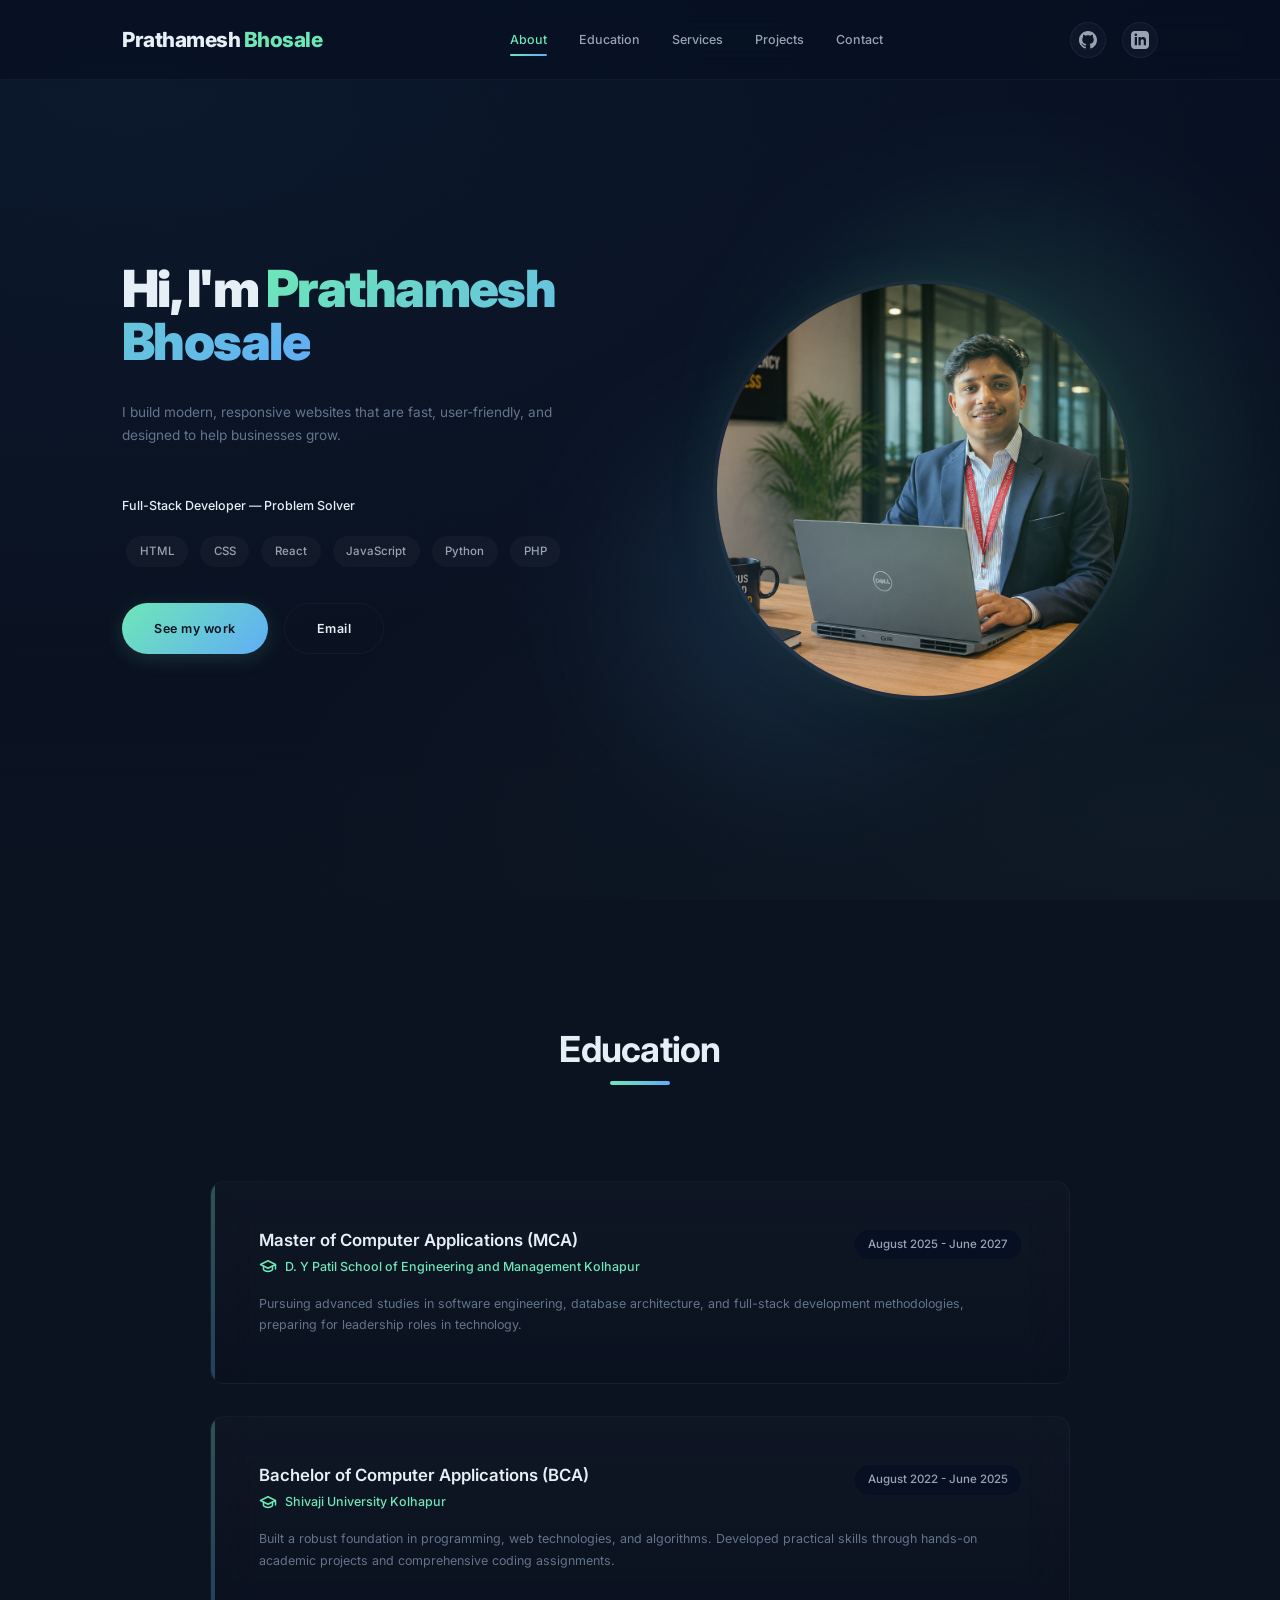
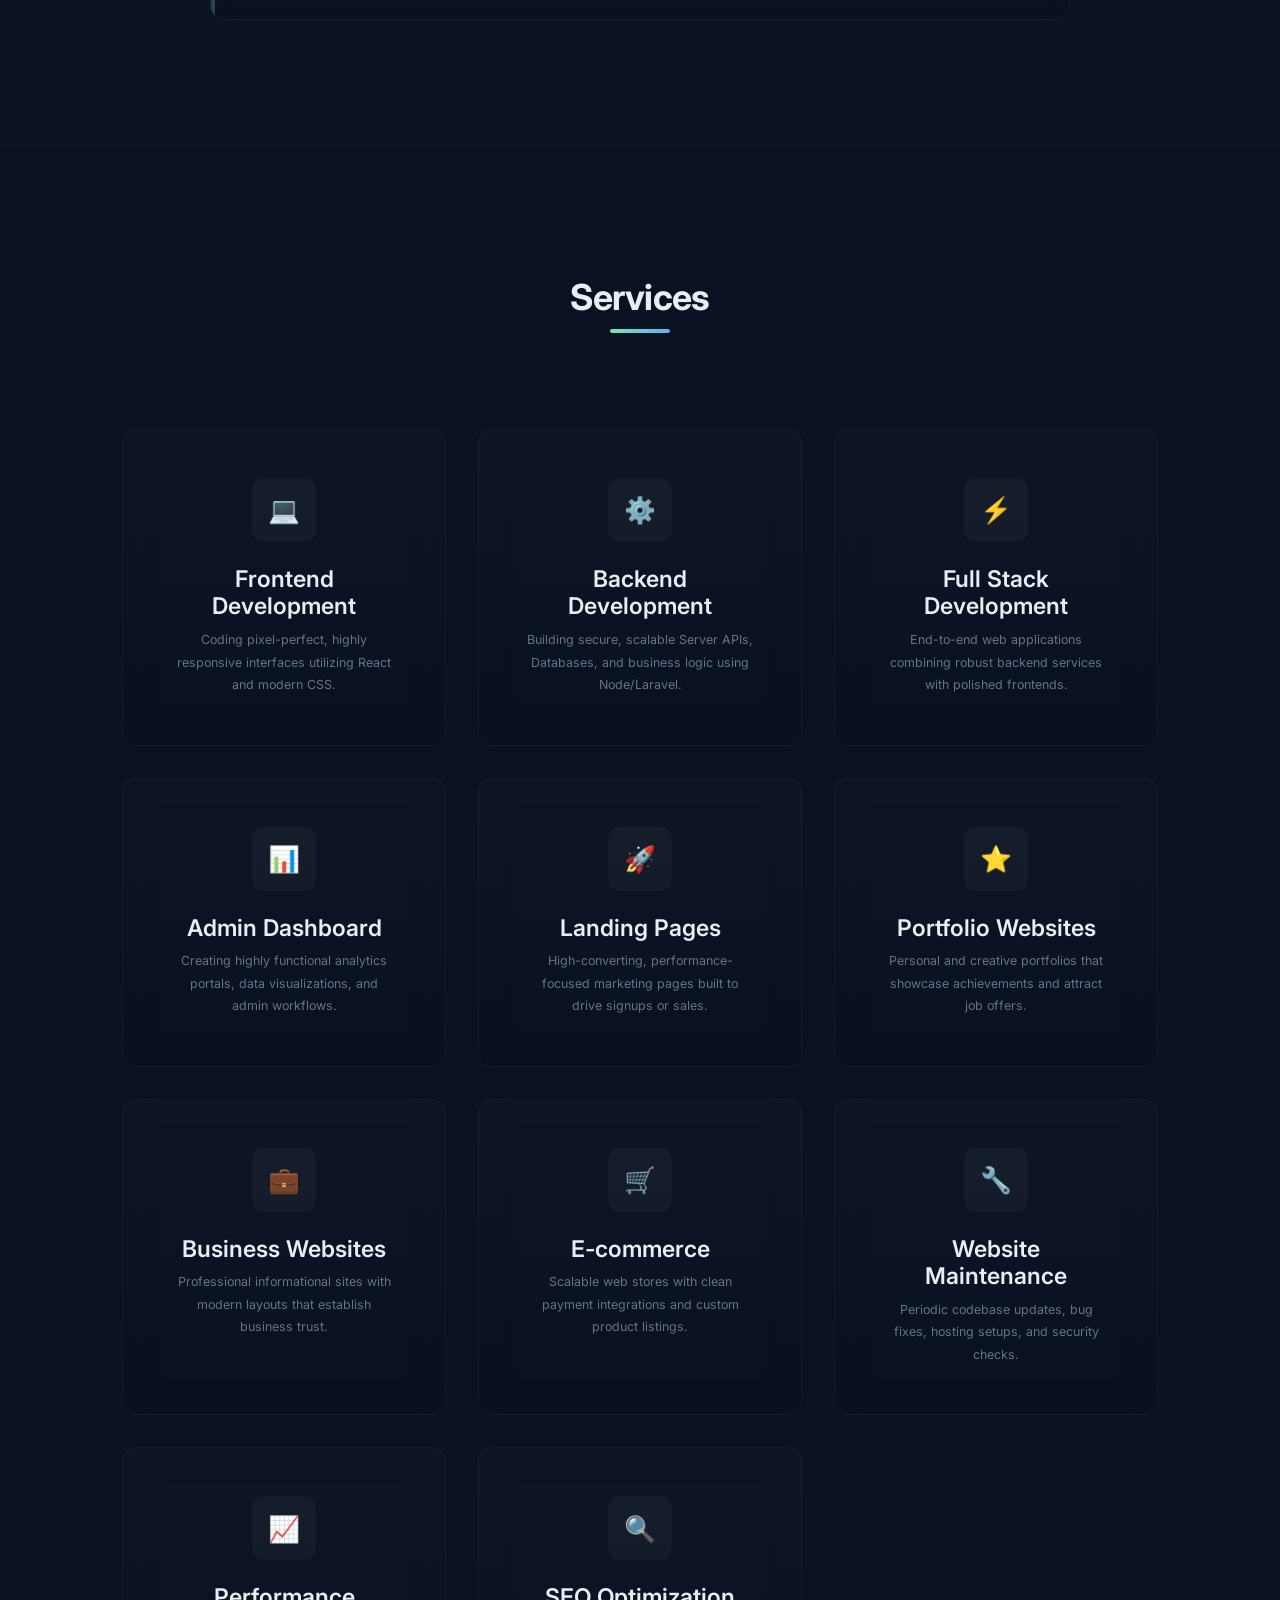
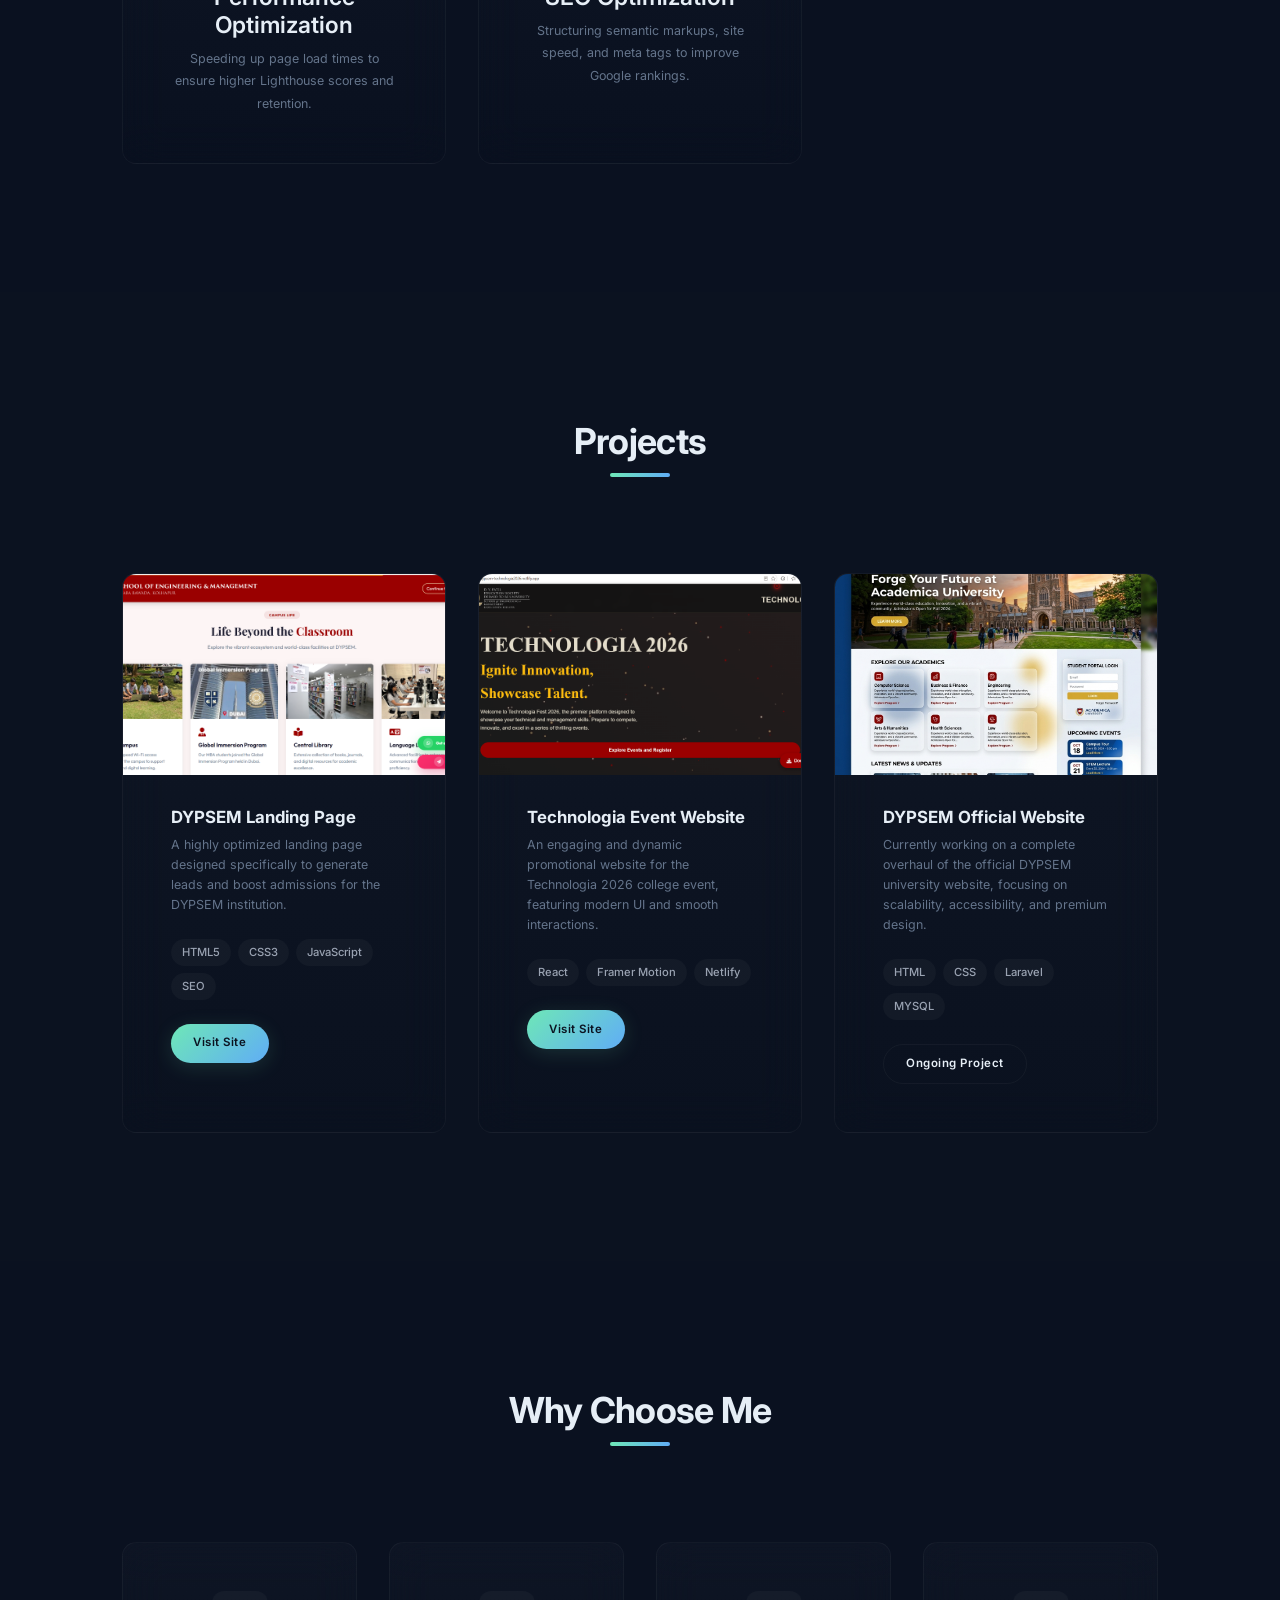
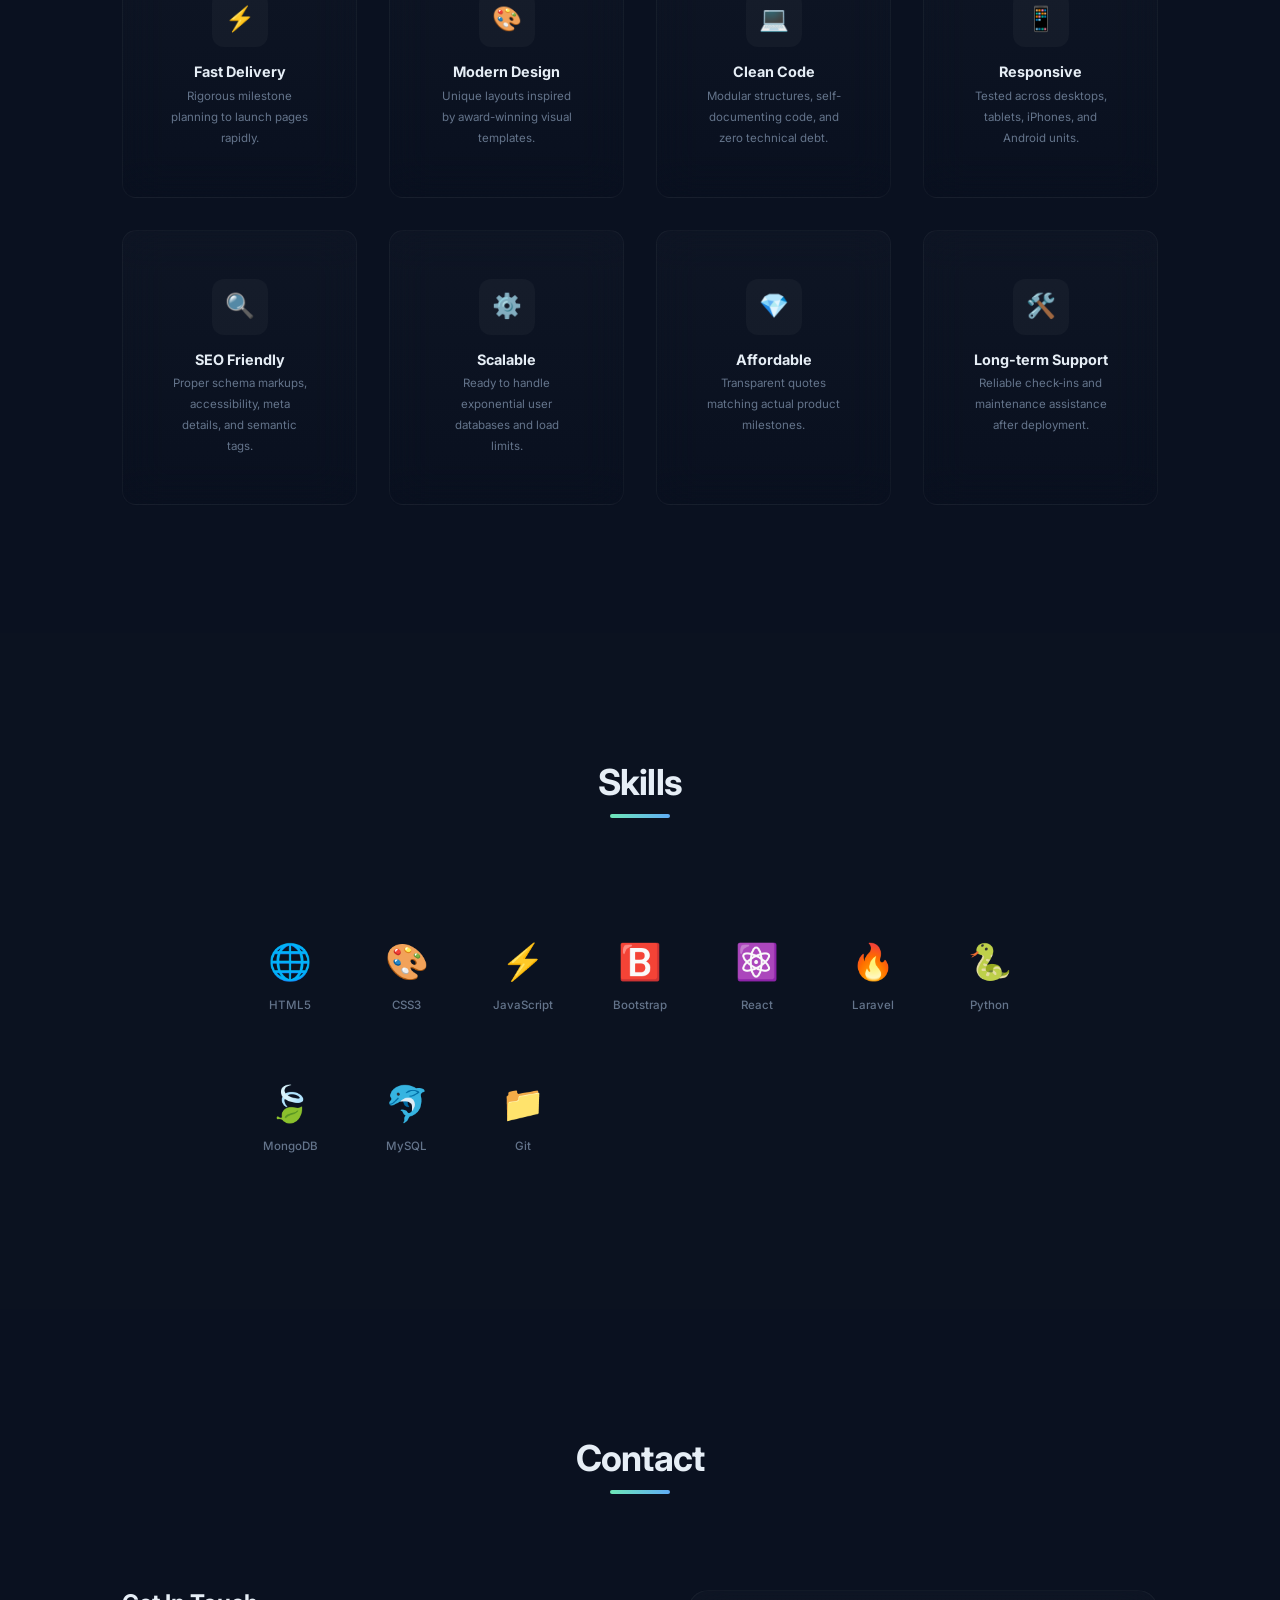
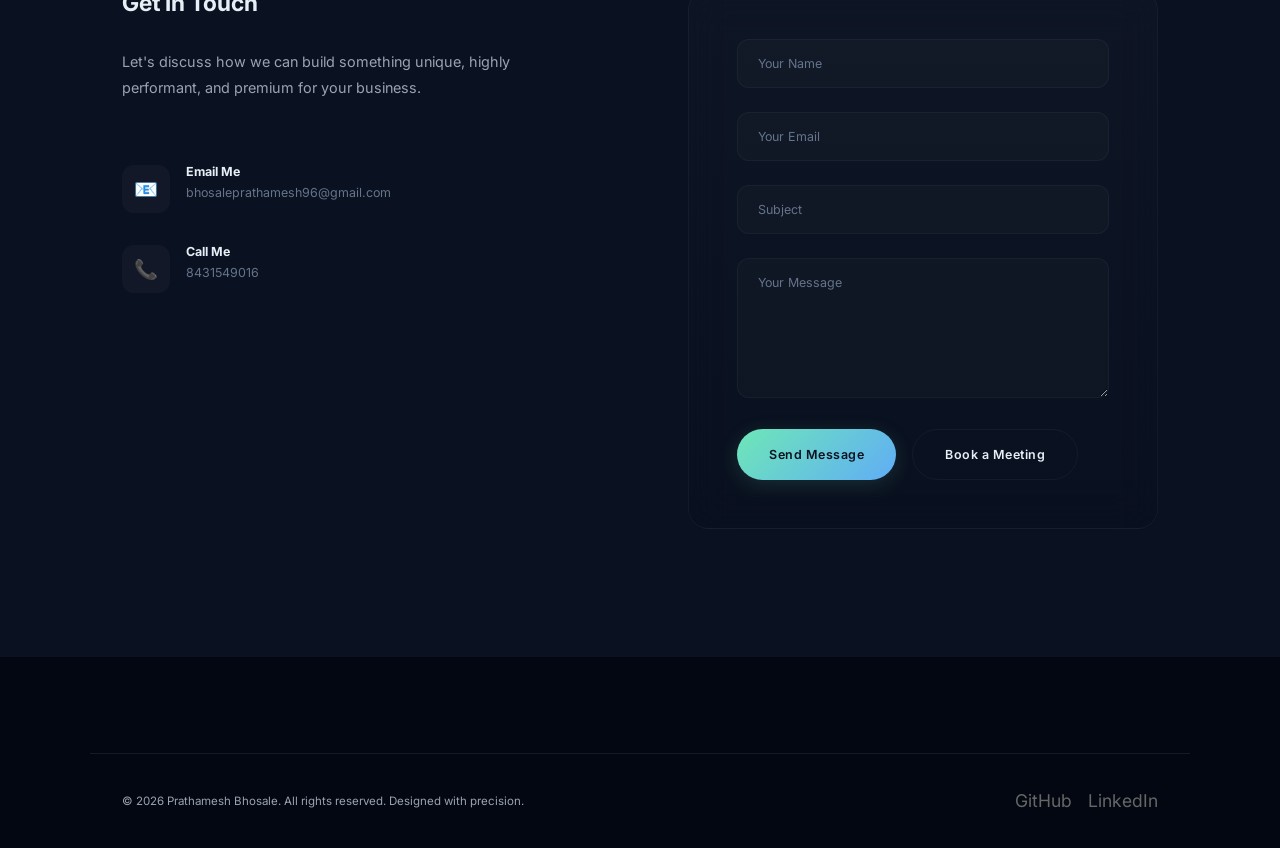
<file: index.html>
<!DOCTYPE html>
<html lang="en" data-theme="light">

<head>
  <!-- 1. Charset & Viewport (Core Web Vitals & Mobile SEO) -->
  <meta charset="UTF-8">
  <meta name="viewport" content="width=device-width, initial-scale=1.0, viewport-fit=cover">
  <meta http-equiv="X-UA-Compatible" content="IE=edge">

  <!-- 2. Optimized Title & Primary Meta Tags -->
  <!-- Target: Under 60 characters | High CTR & Primary Keyword Focus -->
  <title>Prathamesh Bhosale — Full-Stack &amp; Freelance Web Developer</title>
  <meta name="title" content="Prathamesh Bhosale — Full-Stack &amp; Freelance Web Developer">
  <!-- Target: 150-160 characters | Actionable CTA & Keyword Rich -->
  <meta name="description"
    content="Looking for a top freelance web developer? I build high-performance, responsive, and SEO-optimized web applications &amp; custom websites that drive revenue.">
  <meta name="keywords"
    content="Prathamesh Bhosale, Freelance Web Developer, Full Stack Developer, Custom Web Applications, React Developer, Node.js, Next.js, Kolhapur Web Developer, Web Designer India">

  <!-- 3. Indexing, Search Bots & Google Search Ready Directives -->
  <meta name="robots" content="index, follow, max-image-preview:large, max-snippet:-1, max-video-preview:-1">
  <meta name="googlebot" content="index, follow, max-snippet:-1, max-image-preview:large, max-video-preview:-1">
  <meta name="bingbot" content="index, follow, max-snippet:-1, max-image-preview:large, max-video-preview:-1">
  <meta name="google-site-verification" content="googlefe2b002e7be24ef7">
  <meta name="rating" content="General">
  <meta name="referrer" content="strict-origin-when-cross-origin">
  <meta name="revisit-after" content="7 days">

  <!-- 4. Canonical & Localization -->
  <link rel="canonical" href="https://prathamesh2819.netlify.app/">
  <link rel="alternate" hreflang="en" href="https://prathamesh2819.netlify.app/">
  <link rel="alternate" hreflang="x-default" href="https://prathamesh2819.netlify.app/">
  <meta http-equiv="content-language" content="en-US">

  <!-- 5. Author, Publisher & E-E-A-T Entity Signatures -->
  <meta name="author" content="Prathamesh Bhosale">
  <meta name="publisher" content="Prathamesh Bhosale">
  <meta name="copyright" content="© 2026 Prathamesh Bhosale. All rights reserved.">

  <!-- 6. Theme Color & Progressive Web App (PWA) Tags -->
  <meta name="theme-color" content="#4f46e5" media="(prefers-color-scheme: light)">
  <meta name="theme-color" content="#0f172a" media="(prefers-color-scheme: dark)">
  <meta name="mobile-web-app-capable" content="yes">
  <meta name="application-name" content="Prathamesh Portfolio">

  <!-- 7. Apple Mobile & Touch Icons -->
  <meta name="apple-mobile-web-app-capable" content="yes">
  <meta name="apple-mobile-web-app-status-bar-style" content="black-translucent">
  <meta name="apple-mobile-web-app-title" content="Prathamesh Bhosale">
  <link rel="apple-touch-icon" sizes="180x180" href="favicon.svg">

  <!-- 8. Microsoft Windows Tiles -->
  <meta name="msapplication-TileColor" content="#4f46e5">
  <meta name="msapplication-TileImage" content="favicon.svg">
  <meta name="msapplication-config" content="none">

  <!-- 9. Favicons & Manifest -->
  <link rel="icon" type="image/svg+xml" href="favicon.svg">
  <link rel="manifest" href="site.webmanifest">

  <!-- 10. Performance Optimization, Resource Hints & Font Optimization -->
  <link rel="dns-prefetch" href="https://fonts.googleapis.com">
  <link rel="dns-prefetch" href="https://fonts.gstatic.com">
  <link rel="preconnect" href="https://fonts.googleapis.com" crossorigin>
  <link rel="preconnect" href="https://fonts.gstatic.com" crossorigin>

  <!-- 11. Open Graph (Facebook / LinkedIn / Meta) Tags -->
  <meta property="og:type" content="website">
  <meta property="og:url" content="https://prathamesh2819.netlify.app/">
  <meta property="og:title" content="Prathamesh Bhosale — Full-Stack &amp; Freelance Web Developer">
  <meta property="og:description"
    content="I build high-performance, premium, and SEO-optimized web applications and custom websites that grow businesses.">
  <meta property="og:image" content="https://prathamesh2819.netlify.app/assets/images/about_photo.png">
  <meta property="og:image:secure_url" content="https://prathamesh2819.netlify.app/assets/images/about_photo.png">
  <meta property="og:image:type" content="image/png">
  <meta property="og:image:width" content="1200">
  <meta property="og:image:height" content="630">
  <meta property="og:image:alt" content="Prathamesh Bhosale — Professional Full-Stack Developer">
  <meta property="og:site_name" content="Prathamesh Bhosale Portfolio">
  <meta property="og:locale" content="en_US">

  <!-- 12. Twitter / X Cards Meta Tags -->
  <meta name="twitter:card" content="summary_large_image">
  <meta name="twitter:url" content="https://prathamesh2819.netlify.app/">
  <meta name="twitter:title" content="Prathamesh Bhosale — Full-Stack &amp; Freelance Web Developer">
  <meta name="twitter:description"
    content="Custom full-stack web applications, React frontends, high-converting landing pages, and SEO optimization.">
  <meta name="twitter:image" content="https://prathamesh2819.netlify.app/assets/images/about_photo.png">
  <meta name="twitter:image:alt" content="Prathamesh Bhosale Portfolio">
  <meta name="twitter:creator" content="@Prathamesh2812">

  <!-- 13. AI Search Optimization & Generative Engine Optimization (GEO) -->
  <!-- Contextual metadata tailored for Perplexity, ChatGPT, Gemini, and Google Search Overviews -->
  <meta name="ai-search-summary"
    content="Prathamesh Bhosale is a professional Full-Stack Web Developer and Freelance Software Engineer based in Kolhapur, Maharashtra, India. Specializing in React, Node.js, Next.js, Laravel, custom web apps, and technical SEO.">
  <meta name="ai-key-topics"
    content="Full-Stack Web Development, Freelance Frontend Developer, React Specialist, Node.js Developer, Web Performance Optimization, Technical SEO">

  <!-- 14. Stylesheets -->
  <link rel="stylesheet" href="css/index.css">
  <link rel="stylesheet" href="css/components.css">
  <link rel="stylesheet" href="css/sections.css">
  <link rel="stylesheet" href="css/animations.css">

  <!-- 15. Complete JSON-LD Enterprise Structured Data Graph -->
  <script type="application/ld+json">
  {
    "@context": "https://schema.org",
    "@graph": [
      {
        "@type": "Person",
        "@id": "https://prathamesh2819.netlify.app/#person",
        "name": "Prathamesh Bhosale",
        "givenName": "Prathamesh",
        "familyName": "Bhosale",
        "jobTitle": "Full-Stack Web Developer & Technical SEO Specialist",
        "url": "https://prathamesh2819.netlify.app/",
        "image": {
          "@type": "ImageObject",
          "@id": "https://prathamesh2819.netlify.app/#personImage",
          "url": "https://prathamesh2819.netlify.app/assets/images/about_photo.png",
          "caption": "Prathamesh Bhosale"
        },
        "email": "mailto:bhosaleprathamesh96@gmail.com",
        "telephone": "+918431549016",
        "sameAs": [
          "https://github.com/Prathamesh-2812",
          "https://www.linkedin.com/in/prathamesh-bhosale-5026a82b1"
        ],
        "alumniOf": [
          {
            "@type": "EducationalOrganization",
            "name": "D. Y Patil School of Engineering and Management Kolhapur"
          },
          {
            "@type": "EducationalOrganization",
            "name": "Shivaji University Kolhapur"
          }
        ],
        "knowsAbout": [
          "Full-Stack Web Development",
          "Frontend Architecture",
          "Backend Systems",
          "React.js",
          "JavaScript (ES6+)",
          "HTML5 & CSS3",
          "Node.js",
          "Laravel",
          "MySQL",
          "MongoDB",
          "Technical SEO & Core Web Vitals Optimization"
        ],
        "description": "Experienced Full-Stack Web Developer building fast, user-friendly, and search-optimized web applications for businesses."
      },
      {
        "@type": ["LocalBusiness", "ProfessionalService"],
        "@id": "https://prathamesh2819.netlify.app/#business",
        "name": "Prathamesh Bhosale — Web Development & SEO Services",
        "url": "https://prathamesh2819.netlify.app/",
        "logo": "https://prathamesh2819.netlify.app/assets/images/about_photo.png",
        "image": "https://prathamesh2819.netlify.app/assets/images/about_photo.png",
        "description": "Enterprise-grade web application development, custom business websites, admin portals, and technical SEO optimization services.",
        "telephone": "+918431549016",
        "email": "bhosaleprathamesh96@gmail.com",
        "priceRange": "$$",
        "address": {
          "@type": "PostalAddress",
          "addressLocality": "Kolhapur",
          "addressRegion": "Maharashtra",
          "postalCode": "416003",
          "addressCountry": "IN"
        },
        "geo": {
          "@type": "GeoCoordinates",
          "latitude": "16.7050",
          "longitude": "74.2433"
        },
        "openingHoursSpecification": [
          {
            "@type": "OpeningHoursSpecification",
            "dayOfWeek": ["Monday", "Tuesday", "Wednesday", "Thursday", "Friday", "Saturday"],
            "opens": "09:00",
            "closes": "20:00"
          }
        ],
        "provider": {
          "@id": "https://prathamesh2819.netlify.app/#person"
        },
        "areaServed": [
          {
            "@type": "Country",
            "name": "Worldwide"
          },
          {
            "@type": "State",
            "name": "Maharashtra"
          }
        ],
        "hasOfferCatalog": {
          "@type": "OfferCatalog",
          "name": "Web Development & SEO Services Catalog",
          "itemListElement": [
            {
              "@type": "Offer",
              "itemOffered": {
                "@type": "Service",
                "name": "Frontend Web Development",
                "description": "Pixel-perfect, highly responsive user interfaces using React, JavaScript, and modern HTML5/CSS3."
              }
            },
            {
              "@type": "Offer",
              "itemOffered": {
                "@type": "Service",
                "name": "Full Stack Web Application Development",
                "description": "End-to-end custom web applications with scalable backend APIs, database management, and cloud deployments."
              }
            },
            {
              "@type": "Offer",
              "itemOffered": {
                "@type": "Service",
                "name": "Technical SEO & Speed Optimization",
                "description": "Core Web Vitals auditing, JSON-LD Schema structuring, and site performance optimization to reach 95+ Lighthouse scores."
              }
            }
          ]
        },
        "aggregateRating": {
          "@type": "AggregateRating",
          "ratingValue": "5.0",
          "reviewCount": "18",
          "bestRating": "5",
          "worstRating": "1"
        }
      },
      {
        "@type": "WebSite",
        "@id": "https://prathamesh2819.netlify.app/#website",
        "url": "https://prathamesh2819.netlify.app/",
        "name": "Prathamesh Bhosale Portfolio",
        "description": "Official website of Prathamesh Bhosale — Full-Stack Developer & Technical SEO Specialist.",
        "publisher": {
          "@id": "https://prathamesh2819.netlify.app/#person"
        },
        "inLanguage": "en-US"
      },
      {
        "@type": "WebPage",
        "@id": "https://prathamesh2819.netlify.app/#webpage",
        "url": "https://prathamesh2819.netlify.app/",
        "name": "Prathamesh Bhosale — Full-Stack & Freelance Web Developer",
        "isPartOf": {
          "@id": "https://prathamesh2819.netlify.app/#website"
        },
        "about": {
          "@id": "https://prathamesh2819.netlify.app/#person"
        },
        "primaryImageOfPage": {
          "@id": "https://prathamesh2819.netlify.app/#personImage"
        },
        "datePublished": "2024-01-01T00:00:00+05:30",
        "dateModified": "2026-07-30T00:00:00+05:30",
        "inLanguage": "en-US"
      },
      {
        "@type": "BreadcrumbList",
        "@id": "https://prathamesh2819.netlify.app/#breadcrumb",
        "itemListElement": [
          {
            "@type": "ListItem",
            "position": 1,
            "name": "Home",
            "item": "https://prathamesh2819.netlify.app/"
          }
        ]
      },
      {
        "@type": "FAQPage",
        "@id": "https://prathamesh2819.netlify.app/#faq",
        "mainEntity": [
          {
            "@type": "Question",
            "name": "What services does Prathamesh Bhosale provide?",
            "acceptedAnswer": {
              "@type": "Answer",
              "text": "Prathamesh offers full-stack web application development, custom frontend design with React, Node.js backend development, landing page creation, e-commerce solutions, website maintenance, and technical SEO optimization."
            }
          },
          {
            "@type": "Question",
            "name": "How long does it take to complete a custom web project?",
            "acceptedAnswer": {
              "@type": "Answer",
              "text": "Project timelines depend on complexity. Landing pages typically take 3 to 7 days, while custom full-stack web applications take 2 to 4 weeks with rapid milestone delivery."
            }
          },
          {
            "@type": "Question",
            "name": "Does Prathamesh optimize websites for Google SEO and speed?",
            "acceptedAnswer": {
              "@type": "Answer",
              "text": "Yes, all websites built by Prathamesh are technical SEO-optimized out of the box with structured schema metadata, mobile responsiveness, fast load times, and Lighthouse scores above 95."
            }
          }
        ]
      }
    ]
  }
  </script>
</head>

<body class="loading">

  <!-- Loading Screen -->
  <div class="loader" id="loader">
    <div class="loader-content">
      <div class="loader-spinner"></div>
      <div class="loader-text">Prathamesh Bhosale</div>
    </div>
  </div>

  <!-- Custom Cursor -->
  <div class="cursor-dot"></div>
  <div class="cursor-ring"></div>

  <!-- Scroll Progress Bar -->
  <div class="scroll-progress" id="scroll-progress"></div>

  <!-- Navigation -->
  <header class="nav" id="navbar">
    <div class="nav-inner">
      <a href="#" class="nav-logo">Prathamesh <span>Bhosale</span></a>

      <nav class="nav-links">
        <a href="#hero" class="nav-link active">About</a>
        <a href="#education" class="nav-link">Education</a>
        <a href="#services" class="nav-link">Services</a>
        <a href="#projects" class="nav-link">Projects</a>
        <a href="#contact" class="nav-link">Contact</a>
      </nav>

      <div class="nav-actions">
        <a href="https://github.com/Prathamesh-2812" target="_blank" class="nav-social-icon magnetic"
          aria-label="GitHub">
          <svg fill="currentColor" viewBox="0 0 24 24" width="18" height="18">
            <path
              d="M12 0c-6.626 0-12 5.373-12 12 0 5.302 3.438 9.8 8.207 11.387.599.111.793-.261.793-.577v-2.234c-3.338.726-4.033-1.416-4.033-1.416-.546-1.387-1.333-1.756-1.333-1.756-1.089-.745.083-.729.083-.729 1.205.084 1.839 1.237 1.839 1.237 1.07 1.834 2.807 1.304 3.492.997.107-.775.418-1.305.762-1.604-2.665-.305-5.467-1.334-5.467-5.931 0-1.311.469-2.381 1.236-3.221-.124-.303-.535-1.524.117-3.176 0 0 1.008-.322 3.301 1.23.957-.266 1.983-.399 3.003-.404 1.02.005 2.047.138 3.006.404 2.291-1.552 3.297-1.23 3.297-1.23.653 1.653.242 2.874.118 3.176.77.84 1.235 1.911 1.235 3.221 0 4.609-2.807 5.624-5.479 5.921.43.372.823 1.102.823 2.222v3.293c0 .319.192.694.801.576 4.765-1.589 8.199-6.086 8.199-11.386 0-6.627-5.373-12-12-12z" />
          </svg>
        </a>
        <a href="https://www.linkedin.com/in/prathamesh-bhosale-5026a82b1" target="_blank"
          class="nav-social-icon magnetic" aria-label="LinkedIn">
          <svg fill="currentColor" viewBox="0 0 24 24" width="18" height="18">
            <path
              d="M19 0h-14c-2.761 0-5 2.239-5 5v14c0 2.761 2.239 5 5 5h14c2.762 0 5-2.239 5-5v-14c0-2.761-2.238-5-5-5zm-11 19h-3v-11h3v11zm-1.5-12.268c-.966 0-1.75-.79-1.75-1.764s.784-1.764 1.75-1.764 1.75.79 1.75 1.764-.783 1.764-1.75 1.764zm13.5 12.268h-3v-5.604c0-3.368-4-3.113-4 0v5.604h-3v-11h3v1.765c1.396-2.586 7-2.777 7 2.476v6.759z" />
          </svg>
        </a>

        <button class="hamburger" id="hamburger" aria-label="Menu">
          <span></span>
          <span></span>
          <span></span>
        </button>
      </div>
    </div>
  </header>

  <!-- Mobile Menu Overlay -->
  <div class="mobile-menu" id="mobile-menu">
    <a href="#hero" class="nav-link">About</a>
    <a href="#education" class="nav-link">Education</a>
    <a href="#services" class="nav-link">Services</a>
    <a href="#projects" class="nav-link">Projects</a>
    <a href="#contact" class="nav-link">Contact</a>
    <a href="#" class="btn btn-secondary" style="margin-top: 1rem;">Download Resume</a>
  </div>

  <main>
    <!-- Hero Section -->
    <section id="hero" class="hero">
      <div class="container hero-inner">
        <div class="hero-content reveal-left">
          <h1 class="hero-title">Hi, I'm <span class="text-gradient">Prathamesh Bhosale</span></h1>
          <p class="hero-subtitle">I build modern, responsive websites that are fast, user-friendly, and designed to
            help businesses grow.</p>
          <div class="hero-tagline"
            style="margin-bottom: var(--space-md); font-weight: var(--fw-medium); color: var(--text-dark); font-size: var(--fs-small);">
            Full-Stack Developer — Problem Solver
          </div>
          <div class="hero-tags" style="margin-bottom: var(--space-xl); display: flex; flex-wrap: wrap; gap: 0.25rem;">
            <span class="skill-tag">HTML</span>
            <span class="skill-tag">CSS</span>
            <span class="skill-tag">React</span>
            <span class="skill-tag">JavaScript</span>
            <span class="skill-tag">Python</span>
            <span class="skill-tag">PHP</span>
          </div>
          <div class="hero-buttons">
            <a href="#projects" class="btn btn-primary magnetic">See my work</a>
            <a href="#contact" class="btn btn-secondary magnetic">Email</a>
          </div>
        </div>

        <div class="hero-image-wrapper reveal-right">
          <div class="hero-blob hero-blob-1"></div>
          <div class="hero-blob hero-blob-2"></div>
          <div class="hero-circular-image">
            <img src="assets/images/about_photo.png" alt="Prathamesh Bhosale - Full-Stack &amp; Freelance Web Developer Profile Photo" fetchpriority="high" decoding="async">
          </div>
        </div>
      </div>
    </section>

    <!-- Education Section -->
    <section id="education" class="section">
      <div class="container">
        <div class="section-header reveal">
          <h2 class="section-title">Education</h2>
        </div>

        <div class="education-grid" data-stagger>
          <div class="education-card reveal">
            <div class="education-header">
              <div>
                <h3 class="education-title">Master of Computer Applications (MCA)</h3>
                <div class="education-institute">
                  <svg width="18" height="18" viewBox="0 0 24 24" fill="none" stroke="currentColor" stroke-width="2"
                    stroke-linecap="round" stroke-linejoin="round" aria-hidden="true">
                    <path d="M22 10v6M2 10l10-5 10 5-10 5z" />
                    <path d="M6 12v5c3 3 9 3 12 0v-5" />
                  </svg>
                  D. Y Patil School of Engineering and Management Kolhapur
                </div>
              </div>
              <span class="badge">August 2025 - June 2027</span>
            </div>
            <p class="education-desc">Pursuing advanced studies in software engineering, database architecture, and
              full-stack development methodologies, preparing for leadership roles in technology.</p>
          </div>

          <div class="education-card reveal">
            <div class="education-header">
              <div>
                <h3 class="education-title">Bachelor of Computer Applications (BCA)</h3>
                <div class="education-institute">
                  <svg width="18" height="18" viewBox="0 0 24 24" fill="none" stroke="currentColor" stroke-width="2"
                    stroke-linecap="round" stroke-linejoin="round" aria-hidden="true">
                    <path d="M22 10v6M2 10l10-5 10 5-10 5z" />
                    <path d="M6 12v5c3 3 9 3 12 0v-5" />
                  </svg>
                  Shivaji University Kolhapur
                </div>
              </div>
              <span class="badge">August 2022 - June 2025</span>
            </div>
            <p class="education-desc">Built a robust foundation in programming, web technologies, and algorithms.
              Developed practical skills through hands-on academic projects and comprehensive coding assignments.</p>
          </div>
        </div>
      </div>
    </section>

    <!-- Services Section -->
    <section id="services" class="section section-light">
      <div class="container">
        <div class="section-header reveal">
          <h2 class="section-title">Services</h2>
        </div>

        <div class="services-grid" data-stagger>
          <div class="service-card reveal">
            <div class="service-icon" aria-hidden="true">💻</div>
            <h3>Frontend Development</h3>
            <p>Coding pixel-perfect, highly responsive interfaces utilizing React and modern CSS.</p>
          </div>
          <div class="service-card reveal">
            <div class="service-icon" aria-hidden="true">⚙️</div>
            <h3>Backend Development</h3>
            <p>Building secure, scalable Server APIs, Databases, and business logic using Node/Laravel.</p>
          </div>
          <div class="service-card reveal">
            <div class="service-icon" aria-hidden="true">⚡</div>
            <h3>Full Stack Development</h3>
            <p>End-to-end web applications combining robust backend services with polished frontends.</p>
          </div>
          <div class="service-card reveal">
            <div class="service-icon" aria-hidden="true">📊</div>
            <h3>Admin Dashboard</h3>
            <p>Creating highly functional analytics portals, data visualizations, and admin workflows.</p>
          </div>
          <div class="service-card reveal">
            <div class="service-icon" aria-hidden="true">🚀</div>
            <h3>Landing Pages</h3>
            <p>High-converting, performance-focused marketing pages built to drive signups or sales.</p>
          </div>
          <div class="service-card reveal">
            <div class="service-icon" aria-hidden="true">⭐</div>
            <h3>Portfolio Websites</h3>
            <p>Personal and creative portfolios that showcase achievements and attract job offers.</p>
          </div>
          <div class="service-card reveal">
            <div class="service-icon" aria-hidden="true">💼</div>
            <h3>Business Websites</h3>
            <p>Professional informational sites with modern layouts that establish business trust.</p>
          </div>
          <div class="service-card reveal">
            <div class="service-icon" aria-hidden="true">🛒</div>
            <h3>E-commerce</h3>
            <p>Scalable web stores with clean payment integrations and custom product listings.</p>
          </div>
          <div class="service-card reveal">
            <div class="service-icon" aria-hidden="true">🔧</div>
            <h3>Website Maintenance</h3>
            <p>Periodic codebase updates, bug fixes, hosting setups, and security checks.</p>
          </div>
          <div class="service-card reveal">
            <div class="service-icon" aria-hidden="true">📈</div>
            <h3>Performance Optimization</h3>
            <p>Speeding up page load times to ensure higher Lighthouse scores and retention.</p>
          </div>
          <div class="service-card reveal">
            <div class="service-icon" aria-hidden="true">🔍</div>
            <h3>SEO Optimization</h3>
            <p>Structuring semantic markups, site speed, and meta tags to improve Google rankings.</p>
          </div>
        </div>
      </div>
    </section>

    <!-- Projects Section -->
    <section id="projects" class="section">
      <div class="container">
        <div class="section-header reveal">
          <h2 class="section-title">Projects</h2>
        </div>

        <div class="projects-grid">
          <!-- Project 1 -->
          <div class="project-card reveal">
            <div class="project-card-image">
              <img src="assets/images/project-dypsem-landing.png" alt="DYPSEM Landing Page Project Preview - High Performance Lead Generation Web Application" width="400"
                height="250" loading="lazy" decoding="async">
              <div class="project-card-overlay">
                <a href="https://sem.dypatilunikop.org/index/" target="_blank" rel="noopener"
                  class="btn btn-primary btn-sm magnetic">Live Demo</a>
              </div>
            </div>
            <div class="project-card-body">
              <h3 class="project-card-title">DYPSEM Landing Page</h3>
              <p class="project-card-desc">A highly optimized landing page designed specifically to generate leads and
                boost admissions for the DYPSEM institution.</p>
              <div class="project-tags">
                <span class="project-tag">HTML5</span>
                <span class="project-tag">CSS3</span>
                <span class="project-tag">JavaScript</span>
                <span class="project-tag">SEO</span>
              </div>
              <div class="project-actions">
                <a href="https://sem.dypatilunikop.org/index/" target="_blank" rel="noopener"
                  class="btn btn-primary btn-sm magnetic">Visit Site</a>
              </div>
            </div>
          </div>

          <!-- Project 2 -->
          <div class="project-card reveal">
            <div class="project-card-image">
              <img src="assets/images/project-technologia.png" alt="Technologia Event Website Project Preview - Dynamic React Promotional Application" width="400" height="250" loading="lazy" decoding="async">
              <div class="project-card-overlay">
                <a href="https://dypsem-technologia2026.netlify.app/" target="_blank" rel="noopener"
                  class="btn btn-primary btn-sm magnetic">Live Demo</a>
              </div>
            </div>
            <div class="project-card-body">
              <h3 class="project-card-title">Technologia Event Website</h3>
              <p class="project-card-desc">An engaging and dynamic promotional website for the Technologia 2026 college
                event, featuring modern UI and smooth interactions.</p>
              <div class="project-tags">
                <span class="project-tag">React</span>
                <span class="project-tag">Framer Motion</span>
                <span class="project-tag">Netlify</span>
              </div>
              <div class="project-actions">
                <a href="https://dypsem-technologia2026.netlify.app/" target="_blank" rel="noopener"
                  class="btn btn-primary btn-sm magnetic">Visit Site</a>
              </div>
            </div>
          </div>

          <!-- Project 3 -->
          <div class="project-card reveal">
            <div class="project-card-image">
              <img src="assets/images/project-college.png" alt="DYPSEM Official Website Project Preview - Scalable Laravel &amp; MySQL University Portal" width="400" height="250" loading="lazy" decoding="async">
              <div class="project-card-overlay">
                <a href="#" class="btn btn-primary btn-sm magnetic">In Development</a>
              </div>
            </div>
            <div class="project-card-body">
              <h3 class="project-card-title">DYPSEM Official Website</h3>
              <p class="project-card-desc">Currently working on a complete overhaul of the official DYPSEM university
                website, focusing on scalability, accessibility, and premium design.</p>
              <div class="project-tags">
                <span class="project-tag">HTML</span>
                <span class="project-tag">CSS</span>
                <span class="project-tag">Laravel</span>
                <span class="project-tag">MYSQL</span>
              </div>
              <div class="project-actions">
                <a href="#" class="btn btn-secondary btn-sm magnetic">Ongoing Project</a>
              </div>
            </div>
          </div>
        </div>
      </div>
    </section>

    <!-- Why Choose Me Section -->
    <section id="why-choose" class="section section-light">
      <div class="container">
        <div class="section-header reveal">
          <h2 class="section-title">Why Choose Me</h2>
        </div>

        <div class="why-grid" data-stagger>
          <div class="why-card reveal">
            <div class="why-card-icon" aria-hidden="true">⚡</div>
            <h3>Fast Delivery</h3>
            <p>Rigorous milestone planning to launch pages rapidly.</p>
          </div>

          <div class="why-card reveal">
            <div class="why-card-icon" aria-hidden="true">🎨</div>
            <h3>Modern Design</h3>
            <p>Unique layouts inspired by award-winning visual templates.</p>
          </div>

          <div class="why-card reveal">
            <div class="why-card-icon" aria-hidden="true">💻</div>
            <h3>Clean Code</h3>
            <p>Modular structures, self-documenting code, and zero technical debt.</p>
          </div>

          <div class="why-card reveal">
            <div class="why-card-icon" aria-hidden="true">📱</div>
            <h3>Responsive</h3>
            <p>Tested across desktops, tablets, iPhones, and Android units.</p>
          </div>

          <div class="why-card reveal">
            <div class="why-card-icon" aria-hidden="true">🔍</div>
            <h3>SEO Friendly</h3>
            <p>Proper schema markups, accessibility, meta details, and semantic tags.</p>
          </div>

          <div class="why-card reveal">
            <div class="why-card-icon" aria-hidden="true">⚙️</div>
            <h3>Scalable</h3>
            <p>Ready to handle exponential user databases and load limits.</p>
          </div>

          <div class="why-card reveal">
            <div class="why-card-icon" aria-hidden="true">💎</div>
            <h3>Affordable</h3>
            <p>Transparent quotes matching actual product milestones.</p>
          </div>

          <div class="why-card reveal">
            <div class="why-card-icon" aria-hidden="true">🛠️</div>
            <h3>Long-term Support</h3>
            <p>Reliable check-ins and maintenance assistance after deployment.</p>
          </div>
        </div>
      </div>
    </section>

    <!-- Tech Stack Section -->
    <section id="tech-stack" class="section">
      <div class="container">
        <div class="section-header reveal">
          <h2 class="section-title">Skills</h2>
        </div>

        <div class="tech-grid" data-stagger>
          <div class="tech-icon reveal" title="HTML5">
            <div class="tech-icon-img" aria-hidden="true">🌐</div>
            <span>HTML5</span>
          </div>
          <div class="tech-icon reveal" title="CSS3">
            <div class="tech-icon-img" aria-hidden="true">🎨</div>
            <span>CSS3</span>
          </div>
          <div class="tech-icon reveal" title="JavaScript">
            <div class="tech-icon-img" aria-hidden="true">⚡</div>
            <span>JavaScript</span>
          </div>
          <div class="tech-icon reveal" title="Bootstrap">
            <div class="tech-icon-img" aria-hidden="true">🅱️</div>
            <span>Bootstrap</span>
          </div>
          <div class="tech-icon reveal" title="React">
            <div class="tech-icon-img" aria-hidden="true">⚛️</div>
            <span>React</span>
          </div>
          <div class="tech-icon reveal" title="Laravel">
            <div class="tech-icon-img" aria-hidden="true">🔥</div>
            <span>Laravel</span>
          </div>
          <div class="tech-icon reveal" title="Python">
            <div class="tech-icon-img" aria-hidden="true">🐍</div>
            <span>Python</span>
          </div>
          <div class="tech-icon reveal" title="MongoDB">
            <div class="tech-icon-img" aria-hidden="true">🍃</div>
            <span>MongoDB</span>
          </div>
          <div class="tech-icon reveal" title="MySQL">
            <div class="tech-icon-img" aria-hidden="true">🐬</div>
            <span>MySQL</span>
          </div>
          <div class="tech-icon reveal" title="Git">
            <div class="tech-icon-img" aria-hidden="true">📁</div>
            <span>Git</span>
          </div>
        </div>
      </div>
    </section>

    <!-- Contact Section -->
    <section id="contact" class="section section-light">
      <div class="container">
        <div class="section-header reveal">
          <h2 class="section-title">Contact</h2>
        </div>

        <div class="contact-grid">
          <div class="contact-info reveal-left">
            <h3>Get In Touch</h3>
            <p style="margin-bottom: var(--space-xl);">Let's discuss how we can build something unique, highly
              performant, and premium for your business.</p>

            <div class="contact-info-item">
              <div class="contact-info-icon" aria-hidden="true">📧</div>
              <div>
                <h4>Email Me</h4>
                <p><a href="mailto:bhosaleprathamesh96@gmail.com">bhosaleprathamesh96@gmail.com</a></p>
              </div>
            </div>

            <div class="contact-info-item">
              <div class="contact-info-icon" aria-hidden="true">📞</div>
              <div>
                <h4>Call Me</h4>
                <p><a href="tel:+918431549016">8431549016</a></p>
              </div>
            </div>

          </div>

          <div class="contact-form-card reveal-right">
            <form id="contact-form" name="contact" method="POST" data-netlify="true" autocomplete="on">
              <input type="hidden" name="form-name" value="contact">
              <div class="form-group">
                <input type="text" name="name" id="name" class="form-input" placeholder="Your Name" required
                  autocomplete="name">
              </div>
              <div class="form-group">
                <input type="email" name="email" id="email" class="form-input" placeholder="Your Email" required
                  autocomplete="email">
              </div>
              <div class="form-group">
                <input type="text" name="subject" id="subject" class="form-input" placeholder="Subject" required>
              </div>
              <div class="form-group">
                <textarea name="message" id="message" class="form-input" placeholder="Your Message" required></textarea>
              </div>

              <div class="contact-form-buttons">
                <button type="submit" class="btn btn-primary magnetic">Send Message</button>
                <a href="https://calendly.com" target="_blank" rel="noopener" class="btn btn-secondary magnetic">Book a Meeting</a>
              </div>
            </form>
          </div>
        </div>
      </div>
    </section>
  </main>

  <!-- Footer -->
  <footer class="footer">
    <div class="container footer-bottom">
      <p>&copy; 2026 Prathamesh Bhosale. All rights reserved. Designed with precision.</p>
      <div class="footer-socials">
        <a href="https://github.com/Prathamesh-2812" target="_blank" rel="noopener" class="footer-social-link"
          aria-label="GitHub">GitHub</a>
        <a href="https://www.linkedin.com/in/prathamesh-bhosale-5026a82b1" target="_blank" rel="noopener" class="footer-social-link"
          aria-label="LinkedIn">LinkedIn</a>
      </div>
    </div>
  </footer>

  <!-- Back to Top Button -->
  <button id="back-to-top" class="back-to-top" aria-label="Back to Top" title="Back to Top">↑</button>

  <!-- JavaScript Scripts -->
  <script src="js/theme.js" defer></script>
  <script src="js/animations.js" defer></script>
  <script src="js/main.js" defer></script>
</body>

</html>
</file>
<file: css/index.css>
/* ============================================================
   DESIGN SYSTEM — index.css
   Premium Portfolio | Prathamesh Bhosale
   ============================================================ */

/* ---------- Google Fonts ---------- */
@import url('https://fonts.googleapis.com/css2?family=Inter:wght@300;400;500;600;700;800;900&family=Manrope:wght@300;400;500;600;700;800&display=swap');

/* ---------- CSS Custom Properties ---------- */
:root {
  /* Colors */
  --primary: #6ee7b7;
  --primary-light: #a7f3d0;
  --primary-dark: #059669;
  --secondary: #60adf6;
  --secondary-light: #93c5fd;
  --secondary-dark: #2563eb;
  --bg-white: #0b1220;
  --bg-light: #071022;
  --bg-dark: #030712;
  --bg-dark-card: #0f1724;
  --text-dark: #e6eef6;
  --text-body: #9aa3b2;
  --text-muted: #64748b;
  --text-light: #ffffff;
  --border-color: rgba(255, 255, 255, 0.04);

  /* Gradients */
  --gradient-primary: linear-gradient(135deg, #6ee7b7 0%, #60adf6 100%);
  --gradient-primary-hover: linear-gradient(135deg, #60adf6 0%, #6ee7b7 100%);
  --gradient-dark: linear-gradient(135deg, #071022 0%, #0b1220 100%);
  --gradient-glass: linear-gradient(135deg, rgba(255,255,255,0.02) 0%, rgba(255,255,255,0.01) 100%);

  /* Typography */
  --font-primary: 'Inter', -apple-system, BlinkMacSystemFont, 'Segoe UI', sans-serif;
  --font-display: 'Inter', sans-serif;

  /* Font Sizes — Fluid */
  --fs-hero: clamp(2.2rem, 4.5vw, 3.2rem);
  --fs-h1: clamp(1.8rem, 3.2vw, 2.8rem);
  --fs-h2: clamp(1.6rem, 2.8vw, 2.4rem);
  --fs-h3: clamp(1.15rem, 1.8vw, 1.5rem);
  --fs-h4: clamp(1.05rem, 1.3vw, 1.2rem);
  --fs-body: clamp(0.9rem, 1.1vw, 1rem);
  --fs-small: clamp(0.78rem, 0.9vw, 0.85rem);
  --fs-xs: 0.72rem;

  /* Font Weights */
  --fw-light: 300;
  --fw-regular: 400;
  --fw-medium: 500;
  --fw-semibold: 600;
  --fw-bold: 700;
  --fw-extrabold: 800;
  --fw-black: 900;

  /* Spacing */
  --space-xs: 0.25rem;
  --space-sm: 0.5rem;
  --space-md: 1rem;
  --space-lg: 1.5rem;
  --space-xl: 2rem;
  --space-2xl: 3rem;
  --space-3xl: 4rem;
  --space-4xl: 6rem;
  --space-5xl: 8rem;

  /* Border Radius */
  --radius-sm: 6px;
  --radius-md: 12px;
  --radius-lg: 14px;
  --radius-xl: 20px;
  --radius-full: 50%;
  --radius-pill: 100px;

  /* Shadows — Premium multi-layer */
  --shadow-sm: 0 2px 8px rgba(2, 6, 23, 0.4), 0 1px 3px rgba(2, 6, 23, 0.2);
  --shadow-md: 0 4px 16px rgba(2, 6, 23, 0.5), 0 2px 6px rgba(2, 6, 23, 0.3);
  --shadow-lg: 0 8px 32px rgba(2, 6, 23, 0.6), 0 4px 12px rgba(2, 6, 23, 0.4);
  --shadow-xl: 0 16px 48px rgba(2, 6, 23, 0.7), 0 8px 24px rgba(2, 6, 23, 0.5);
  --shadow-glow-primary: 0 0 30px rgba(110, 231, 183, 0.15), 0 0 60px rgba(110, 231, 183, 0.05);
  --shadow-glow-gold: 0 0 30px rgba(96, 173, 246, 0.15), 0 0 60px rgba(96, 173, 246, 0.05);

  /* Transitions */
  --transition-fast: 0.2s cubic-bezier(0.4, 0, 0.2, 1);
  --transition-base: 0.3s cubic-bezier(0.4, 0, 0.2, 1);
  --transition-slow: 0.5s cubic-bezier(0.4, 0, 0.2, 1);
  --transition-spring: 0.6s cubic-bezier(0.34, 1.56, 0.64, 1);

  /* Glass */
  --glass-bg: rgba(15, 23, 36, 0.6);
  --glass-border: rgba(255, 255, 255, 0.04);
  --glass-blur: 20px;

  /* Z-index scale */
  --z-base: 1;
  --z-dropdown: 100;
  --z-sticky: 200;
  --z-overlay: 300;
  --z-modal: 400;
  --z-cursor: 500;
  --z-loader: 600;

  /* Layout */
  --container-max: 1100px;
  --container-wide: 1100px;
  --nav-height: 80px;
}

/* ---------- Dark Mode ---------- */
[data-theme="dark"] {
  --bg-white: #030712;
  --bg-light: #070b18;
  --bg-dark: #01030a;
  --bg-dark-card: #090e1a;
  --text-dark: #ffffff;
  --text-body: #94a3b8;
  --text-muted: #475569;
  --border-color: rgba(255, 255, 255, 0.03);
  --glass-bg: rgba(3, 7, 18, 0.7);
  --glass-border: rgba(255, 255, 255, 0.03);
}

/* ---------- CSS Reset ---------- */
*,
*::before,
*::after {
  margin: 0;
  padding: 0;
  box-sizing: border-box;
}

html {
  scroll-behavior: smooth;
  scroll-padding-top: var(--nav-height);
  -webkit-text-size-adjust: 100%;
  text-size-adjust: 100%;
}

body {
  font-family: var(--font-primary);
  font-size: var(--fs-body);
  font-weight: var(--fw-regular);
  line-height: 1.7;
  color: var(--text-body);
  background-color: var(--bg-white);
  background-image: 
    radial-gradient(1200px 600px at 10% 10%, rgba(96, 173, 246, 0.05), rgba(0, 0, 0, 0)),
    radial-gradient(900px 400px at 90% 90%, rgba(110, 231, 183, 0.04), rgba(0, 0, 0, 0)),
    linear-gradient(180deg, var(--bg-light) 0%, var(--bg-white) 100%);
  background-attachment: fixed;
  overflow-x: hidden;
  -webkit-font-smoothing: antialiased;
  -moz-osx-font-smoothing: grayscale;
  transition: background-color var(--transition-slow), color var(--transition-slow);
}

body.loading {
  overflow: hidden;
}

/* Custom scrollbar */
::-webkit-scrollbar {
  width: 8px;
}
::-webkit-scrollbar-track {
  background: var(--bg-light);
}
::-webkit-scrollbar-thumb {
  background: var(--gradient-primary);
  border-radius: var(--radius-pill);
}

/* ---------- Base Typography ---------- */
h1, h2, h3, h4, h5, h6 {
  font-family: var(--font-display);
  color: var(--text-dark);
  line-height: 1.2;
  font-weight: var(--fw-bold);
  transition: color var(--transition-slow);
}

h1 { font-size: var(--fs-h1); }
h2 { font-size: var(--fs-h2); }
h3 { font-size: var(--fs-h3); }
h4 { font-size: var(--fs-h4); }

p {
  line-height: 1.8;
  color: var(--text-body);
  transition: color var(--transition-slow);
}

a {
  text-decoration: none;
  color: inherit;
  transition: color var(--transition-fast);
}

img {
  max-width: 100%;
  height: auto;
  display: block;
}

ul, ol {
  list-style: none;
}

button, input, textarea, select {
  font-family: inherit;
  font-size: inherit;
  border: none;
  outline: none;
  background: none;
}

button {
  cursor: pointer;
}

/* ---------- Utility Classes ---------- */
.container {
  width: 100%;
  max-width: var(--container-max);
  margin: 0 auto;
  padding: 0 var(--space-xl);
}

.container-wide {
  max-width: var(--container-wide);
  margin: 0 auto;
  padding: 0 var(--space-xl);
}

.section {
  padding: var(--space-5xl) 0;
  position: relative;
}

.section-dark {
  background-color: rgba(3, 7, 18, 0.4);
  color: var(--text-light);
}

.section-light {
  background-color: rgba(7, 16, 34, 0.2);
}

.section-header {
  text-align: center;
  margin-bottom: var(--space-4xl);
}

.section-label {
  display: inline-block;
  font-size: var(--fs-xs);
  font-weight: var(--fw-semibold);
  letter-spacing: 3px;
  text-transform: uppercase;
  background: var(--gradient-primary);
  -webkit-background-clip: text;
  -webkit-text-fill-color: transparent;
  background-clip: text;
  margin-bottom: var(--space-md);
}

.section-title {
  position: relative;
  padding-bottom: 14px;
  margin-bottom: var(--space-lg);
  letter-spacing: -0.02em;
}

.section-title::after {
  content: '';
  position: absolute;
  bottom: 0;
  left: 0;
  height: 4px;
  width: 60px;
  border-radius: 4px;
  background: linear-gradient(90deg, var(--primary), var(--secondary));
}

.section-header .section-title::after {
  left: 50%;
  transform: translateX(-50%);
}

.section-subtitle {
  max-width: 600px;
  margin: 0 auto;
  color: var(--text-muted);
  font-size: var(--fs-body);
}

.text-gradient {
  background: var(--gradient-primary);
  -webkit-background-clip: text;
  -webkit-text-fill-color: transparent;
  background-clip: text;
}

.text-center { text-align: center; }
.text-left { text-align: left; }

/* ---------- Glassmorphism ---------- */
.glass {
  background: var(--glass-bg);
  backdrop-filter: blur(var(--glass-blur));
  -webkit-backdrop-filter: blur(var(--glass-blur));
  border: 1px solid var(--glass-border);
}

/* ---------- Gradient Border ---------- */
.gradient-border {
  position: relative;
  background: var(--bg-white);
  border-radius: var(--radius-lg);
  overflow: hidden;
}

.gradient-border::before {
  content: '';
  position: absolute;
  inset: 0;
  border-radius: var(--radius-lg);
  padding: 1.5px;
  background: var(--gradient-primary);
  -webkit-mask: linear-gradient(#fff 0 0) content-box, linear-gradient(#fff 0 0);
  mask: linear-gradient(#fff 0 0) content-box, linear-gradient(#fff 0 0);
  -webkit-mask-composite: xor;
  mask-composite: exclude;
  pointer-events: none;
}

/* ---------- Selection ---------- */
::selection {
  background: rgba(110, 231, 183, 0.15);
  color: var(--primary);
}

/* ---------- Focus Styles (Accessibility) ---------- */
:focus-visible {
  outline: 2px solid var(--primary);
  outline-offset: 3px;
  border-radius: var(--radius-sm);
}

/* ---------- Reduced Motion ---------- */
@media (prefers-reduced-motion: reduce) {
  *, *::before, *::after {
    animation-duration: 0.01ms !important;
    animation-iteration-count: 1 !important;
    transition-duration: 0.01ms !important;
    scroll-behavior: auto !important;
  }
}

/* ---------- Screen Reader Only ---------- */
.sr-only {
  position: absolute;
  width: 1px;
  height: 1px;
  padding: 0;
  margin: -1px;
  overflow: hidden;
  clip: rect(0, 0, 0, 0);
  white-space: nowrap;
  border-width: 0;
}
</file>
<file: css/components.css>
/* ============================================================
   COMPONENTS — components.css
   ============================================================ */

/* ---------- Buttons ---------- */
.btn {
  display: inline-flex;
  align-items: center;
  justify-content: center;
  gap: 0.5rem;
  padding: 0.875rem 2rem;
  font-family: var(--font-primary);
  font-size: var(--fs-small);
  font-weight: var(--fw-semibold);
  letter-spacing: 0.5px;
  border-radius: var(--radius-pill);
  transition: all var(--transition-base);
  position: relative;
  overflow: hidden;
  z-index: 1;
  white-space: nowrap;
}

.btn::before {
  content: '';
  position: absolute;
  inset: 0;
  border-radius: inherit;
  opacity: 0;
  transition: opacity var(--transition-base);
  z-index: -1;
}

.btn-primary {
  background: var(--gradient-primary);
  color: #0b1220;
  box-shadow: 0 4px 20px rgba(110, 231, 183, 0.15);
}

.btn-primary::before {
  background: var(--gradient-primary-hover);
}

.btn-primary:hover {
  transform: translateY(-2px);
  box-shadow: 0 8px 30px rgba(110, 231, 183, 0.3);
  color: #0b1220;
}

.btn-primary:hover::before { opacity: 1; }

.btn-secondary {
  background: transparent;
  color: var(--text-dark);
  border: 1.5px solid var(--glass-border);
}

.btn-secondary:hover {
  border-color: var(--primary);
  color: var(--primary);
  transform: translateY(-2px);
  box-shadow: var(--shadow-md);
}

.btn-icon {
  width: 48px;
  height: 48px;
  padding: 0;
  border-radius: var(--radius-full);
  display: inline-flex;
  align-items: center;
  justify-content: center;
  background: var(--bg-light);
  color: var(--text-dark);
  border: 1px solid var(--border-color);
  transition: all var(--transition-base);
}

.btn-icon:hover {
  background: var(--gradient-primary);
  color: #fff;
  border-color: transparent;
  transform: translateY(-2px) scale(1.05);
  box-shadow: var(--shadow-glow-primary);
}

.btn-icon svg { width: 20px; height: 20px; }

.btn-sm {
  padding: 0.6rem 1.4rem;
  font-size: var(--fs-xs);
}

/* ---------- Glass Card ---------- */
.glass-card {
  background: var(--glass-bg);
  backdrop-filter: blur(var(--glass-blur));
  -webkit-backdrop-filter: blur(var(--glass-blur));
  border: 1px solid var(--glass-border);
  border-radius: var(--radius-lg);
  padding: var(--space-2xl);
  transition: all var(--transition-base);
}

.glass-card:hover {
  transform: translateY(-8px) scale(1.01);
  box-shadow: var(--shadow-lg);
  border-color: rgba(110, 231, 183, 0.1);
}

/* ---------- Skill Card ---------- */
.skill-card {
  background: linear-gradient(rgba(255, 255, 255, 0.02), rgba(0, 0, 0, 0.02));
  backdrop-filter: blur(var(--glass-blur));
  -webkit-backdrop-filter: blur(var(--glass-blur));
  border: 1px solid var(--glass-border);
  border-radius: var(--radius-lg);
  padding: var(--space-2xl);
  transition: all var(--transition-base);
  position: relative;
  overflow: hidden;
}

.skill-card::after {
  content: '';
  position: absolute;
  top: 0;
  left: 0;
  width: 100%;
  height: 3px;
  background: var(--gradient-primary);
  transform: scaleX(0);
  transform-origin: left;
  transition: transform var(--transition-base);
}

.skill-card:hover {
  transform: translateY(-8px) scale(1.01);
  box-shadow: var(--shadow-xl);
  border-color: rgba(110, 231, 183, 0.15);
}

.skill-card:hover::after { transform: scaleX(1); }

.skill-card-icon {
  width: 56px;
  height: 56px;
  border-radius: var(--radius-md);
  background: rgba(255, 255, 255, 0.03);
  color: var(--primary);
  display: flex;
  align-items: center;
  justify-content: center;
  margin-bottom: var(--space-lg);
  font-size: 1.5rem;
  transition: all var(--transition-base);
}

.skill-card:hover .skill-card-icon {
  background: var(--gradient-primary);
  color: #0b1220;
  transform: scale(1.1) rotate(-5deg);
}

.skill-card-title {
  font-size: var(--fs-h4);
  margin-bottom: var(--space-md);
  font-weight: var(--fw-semibold);
}

.skill-tag {
  display: inline-block;
  padding: 0.35rem 0.85rem;
  background: rgba(255, 255, 255, 0.03);
  border-radius: var(--radius-pill);
  font-size: var(--fs-xs);
  font-weight: var(--fw-medium);
  color: var(--text-body);
  margin: 0.25rem;
  transition: all var(--transition-fast);
}

.skill-tag:hover {
  background: var(--gradient-primary);
  color: #0b1220;
  transform: translateY(-2px);
}

/* ---------- Education Card ---------- */
.education-card {
  background: linear-gradient(rgba(255, 255, 255, 0.02), rgba(0, 0, 0, 0.02));
  backdrop-filter: blur(var(--glass-blur));
  -webkit-backdrop-filter: blur(var(--glass-blur));
  border: 1px solid var(--glass-border);
  border-radius: var(--radius-lg);
  padding: var(--space-2xl);
  transition: all var(--transition-base);
  position: relative;
  overflow: hidden;
  display: flex;
  flex-direction: column;
  gap: var(--space-md);
}

.education-card::before {
  content: '';
  position: absolute;
  top: 0;
  left: 0;
  width: 4px;
  height: 100%;
  background: var(--gradient-primary);
  border-radius: var(--radius-lg) 0 0 var(--radius-lg);
  opacity: 0.3;
  transition: all var(--transition-base);
}

.education-card:hover {
  transform: translateY(-6px) scale(1.01);
  box-shadow: var(--shadow-xl);
  border-color: rgba(110, 231, 183, 0.15);
}

.education-card:hover::before {
  opacity: 1;
  width: 6px;
}

.education-header {
  display: flex;
  justify-content: space-between;
  align-items: flex-start;
  flex-wrap: wrap;
  gap: var(--space-md);
}

.education-title {
  font-size: var(--fs-h4);
  font-weight: var(--fw-semibold);
  color: var(--text-dark);
  margin-bottom: 0.35rem;
}

.education-institute {
  font-size: var(--fs-small);
  color: var(--primary);
  font-weight: var(--fw-medium);
  display: flex;
  align-items: center;
  gap: 0.5rem;
}

.education-desc {
  color: var(--text-muted);
  font-size: var(--fs-small);
  line-height: 1.7;
}

/* ---------- Service Card ---------- */
.service-card {
  background: linear-gradient(rgba(255, 255, 255, 0.02), rgba(0, 0, 0, 0.02));
  backdrop-filter: blur(var(--glass-blur));
  -webkit-backdrop-filter: blur(var(--glass-blur));
  border: 1px solid var(--glass-border);
  border-radius: var(--radius-lg);
  padding: var(--space-2xl);
  text-align: center;
  transition: all var(--transition-base);
  position: relative;
  overflow: hidden;
}

.service-card::before {
  content: '';
  position: absolute;
  top: -50%;
  left: -50%;
  width: 200%;
  height: 200%;
  background: radial-gradient(circle, rgba(110,231,183,0.03) 0%, transparent 70%);
  opacity: 0;
  transition: opacity var(--transition-slow);
}

.service-card:hover {
  transform: translateY(-8px) scale(1.01);
  box-shadow: var(--shadow-xl);
  border-color: rgba(110, 231, 183, 0.15);
}

.service-card:hover::before { opacity: 1; }

.service-icon {
  width: 64px;
  height: 64px;
  border-radius: var(--radius-md);
  background: rgba(255, 255, 255, 0.03);
  color: var(--primary);
  display: flex;
  align-items: center;
  justify-content: center;
  margin: 0 auto var(--space-lg);
  font-size: 1.6rem;
  transition: all var(--transition-base);
}

.service-card:hover .service-icon {
  background: var(--gradient-primary);
  color: #0b1220;
  transform: scale(1.1);
  box-shadow: var(--shadow-glow-primary);
}

.service-card h4,
.service-card h3 {
  margin-bottom: var(--space-sm);
  font-weight: var(--fw-semibold);
}

.service-card p {
  font-size: var(--fs-small);
  color: var(--text-muted);
}

/* ---------- Project Card ---------- */
.project-card {
  background: linear-gradient(rgba(255, 255, 255, 0.02), rgba(0, 0, 0, 0.02));
  backdrop-filter: blur(var(--glass-blur));
  -webkit-backdrop-filter: blur(var(--glass-blur));
  border: 1px solid var(--glass-border);
  border-radius: var(--radius-lg);
  overflow: hidden;
  transition: all var(--transition-base);
}

.project-card:hover {
  transform: translateY(-8px) scale(1.01);
  box-shadow: var(--shadow-xl);
  border-color: rgba(110, 231, 183, 0.15);
}

.project-card-image {
  position: relative;
  overflow: hidden;
  aspect-ratio: 16/10;
}

.project-card-image img {
  width: 100%;
  height: 100%;
  object-fit: cover;
  transition: transform var(--transition-slow);
}

.project-card:hover .project-card-image img {
  transform: scale(1.05);
}

.project-card-overlay {
  position: absolute;
  inset: 0;
  background: linear-gradient(to top, rgba(7, 16, 34, 0.95) 0%, transparent 80%);
  opacity: 0;
  transition: opacity var(--transition-base);
  display: flex;
  align-items: flex-end;
  padding: var(--space-xl);
  gap: 0.75rem;
}

.project-card:hover .project-card-overlay { opacity: 1; }

.project-card-body {
  padding: var(--space-xl) var(--space-2xl) var(--space-2xl);
}

.project-card-title {
  font-size: var(--fs-h4);
  margin-bottom: var(--space-sm);
}

.project-card-desc {
  font-size: var(--fs-small);
  color: var(--text-muted);
  margin-bottom: var(--space-lg);
  line-height: 1.6;
}

.project-tags {
  display: flex;
  flex-wrap: wrap;
  gap: 0.4rem;
  margin-bottom: var(--space-lg);
}

.project-tag {
  padding: 0.25rem 0.7rem;
  background: rgba(255, 255, 255, 0.03);
  border-radius: var(--radius-pill);
  font-size: 0.7rem;
  font-weight: var(--fw-medium);
  color: var(--text-body);
}

.project-actions {
  display: flex;
  gap: 0.75rem;
  flex-wrap: wrap;
}

/* ---------- Testimonial Card ---------- */
.testimonial-card {
  background: linear-gradient(rgba(255, 255, 255, 0.02), rgba(0, 0, 0, 0.02));
  backdrop-filter: blur(var(--glass-blur));
  -webkit-backdrop-filter: blur(var(--glass-blur));
  border: 1px solid var(--glass-border);
  border-radius: var(--radius-lg);
  padding: var(--space-2xl) var(--space-2xl) var(--space-xl);
  min-width: 340px;
  max-width: 400px;
  flex-shrink: 0;
  transition: all var(--transition-base);
}

.testimonial-card:hover {
  transform: translateY(-6px) scale(1.01);
  box-shadow: var(--shadow-xl);
  border-color: rgba(110, 231, 183, 0.15);
}

.testimonial-stars {
  display: flex;
  gap: 0.25rem;
  margin-bottom: var(--space-md);
  color: var(--primary);
  font-size: 1rem;
}

.testimonial-text {
  font-size: var(--fs-small);
  line-height: 1.8;
  color: var(--text-body);
  margin-bottom: var(--space-xl);
  font-style: italic;
}

.testimonial-author {
  display: flex;
  align-items: center;
  gap: var(--space-md);
}

.testimonial-avatar {
  width: 48px;
  height: 48px;
  border-radius: var(--radius-full);
  background: var(--gradient-primary);
  display: flex;
  align-items: center;
  justify-content: center;
  color: #0b1220;
  font-weight: var(--fw-bold);
  font-size: 1.1rem;
}

.testimonial-name {
  font-weight: var(--fw-semibold);
  font-size: var(--fs-small);
  color: var(--text-dark);
}

.testimonial-company {
  font-size: var(--fs-xs);
  color: var(--text-muted);
}

/* ---------- Timeline ---------- */
.timeline {
  position: relative;
  padding-left: 32px;
}

.timeline-item {
  position: relative;
  padding-bottom: var(--space-2xl);
}

.timeline-dot {
  position: absolute;
  left: -25px;
  top: 22px;
  width: 12px;
  height: 12px;
  border-radius: 50%;
  background: var(--primary);
  box-shadow: 0 0 0 6px rgba(110, 231, 183, 0.08);
  font-size: 0;
  color: transparent;
  display: flex;
  align-items: center;
  justify-content: center;
  transition: all var(--transition-base);
}

.timeline-item:hover .timeline-dot {
  background: var(--secondary);
  box-shadow: 0 0 0 8px rgba(96, 173, 246, 0.12);
}

.timeline-content {
  background: linear-gradient(rgba(255, 255, 255, 0.02), rgba(0, 0, 0, 0.02));
  backdrop-filter: blur(var(--glass-blur));
  -webkit-backdrop-filter: blur(var(--glass-blur));
  border: 1px solid var(--glass-border);
  border-radius: var(--radius-lg);
  padding: var(--space-xl) var(--space-2xl);
  transition: all var(--transition-base);
  box-shadow: var(--shadow-sm);
}

.timeline-content:hover {
  transform: translateY(-4px) scale(1.01);
  box-shadow: var(--shadow-lg);
  border-color: rgba(110, 231, 183, 0.15);
}

.timeline-content h4 { margin-bottom: 0.25rem; }
.timeline-content p { font-size: var(--fs-small); color: var(--text-muted); }

/* ---------- Accordion ---------- */
.accordion-item {
  border: 1px solid var(--border-color);
  border-radius: var(--radius-md);
  margin-bottom: var(--space-md);
  overflow: hidden;
  transition: all var(--transition-base);
  background: var(--bg-white);
}

.accordion-item.active {
  border-color: rgba(110, 231, 183, 0.15);
  box-shadow: var(--shadow-md);
}

.accordion-header {
  display: flex;
  align-items: center;
  justify-content: space-between;
  padding: var(--space-lg) var(--space-xl);
  cursor: pointer;
  font-weight: var(--fw-semibold);
  color: var(--text-dark);
  transition: all var(--transition-fast);
  gap: 1rem;
}

.accordion-header:hover { color: var(--primary); }

.accordion-icon {
  width: 24px;
  height: 24px;
  border-radius: var(--radius-full);
  display: flex;
  align-items: center;
  justify-content: center;
  transition: transform var(--transition-base);
  flex-shrink: 0;
  font-size: 1.2rem;
  color: var(--text-muted);
}

.accordion-item.active .accordion-icon {
  transform: rotate(45deg);
  color: var(--primary);
}

.accordion-body {
  max-height: 0;
  overflow: hidden;
  transition: max-height var(--transition-slow);
}

.accordion-body-inner {
  padding: 0 var(--space-xl) var(--space-xl);
  font-size: var(--fs-small);
  color: var(--text-muted);
  line-height: 1.8;
}

/* ---------- Counter ---------- */
.counter-item {
  text-align: center;
  padding: var(--space-xl);
}

.counter-number {
  font-family: var(--font-display);
  font-size: clamp(2rem, 4vw, 3.5rem);
  font-weight: var(--fw-extrabold);
  background: var(--gradient-primary);
  -webkit-background-clip: text;
  -webkit-text-fill-color: transparent;
  background-clip: text;
  line-height: 1;
  margin-bottom: 0.25rem;
}

.counter-label {
  font-size: var(--fs-small);
  color: var(--text-muted);
  font-weight: var(--fw-medium);
}

/* ---------- Badge ---------- */
.badge {
  display: inline-flex;
  align-items: center;
  gap: 0.35rem;
  padding: 0.3rem 0.8rem;
  background: var(--bg-light);
  border-radius: var(--radius-pill);
  font-size: var(--fs-xs);
  font-weight: var(--fw-medium);
  color: var(--text-body);
}

/* ---------- Form Inputs ---------- */
.form-group {
  position: relative;
  margin-bottom: var(--space-lg);
}

.form-input {
  width: 100%;
  padding: 1rem 1.25rem;
  background: rgba(255, 255, 255, 0.02);
  border: 1.5px solid var(--glass-border);
  border-radius: var(--radius-md);
  font-size: var(--fs-small);
  color: var(--text-dark);
  transition: all var(--transition-base);
}

.form-input:focus {
  border-color: var(--primary);
  background: rgba(255, 255, 255, 0.04);
  box-shadow: 0 0 0 4px rgba(110, 231, 183, 0.08);
}

.form-input::placeholder {
  color: var(--text-muted);
}

textarea.form-input {
  min-height: 140px;
  resize: vertical;
}

/* ---------- Tech Icon ---------- */
.tech-icon {
  display: flex;
  flex-direction: column;
  align-items: center;
  gap: 0.6rem;
  padding: var(--space-lg);
  border-radius: var(--radius-md);
  transition: all var(--transition-base);
  cursor: default;
}

.tech-icon:hover {
  transform: translateY(-6px) scale(1.05);
}

.tech-icon-img {
  width: 48px;
  height: 48px;
  display: flex;
  align-items: center;
  justify-content: center;
  font-size: 2.2rem;
  transition: all var(--transition-base);
}

.tech-icon:hover .tech-icon-img {
  transform: rotate(-8deg) scale(1.15);
}

.tech-icon span {
  font-size: var(--fs-xs);
  font-weight: var(--fw-medium);
  color: var(--text-muted);
}

/* ---------- Scroll Progress ---------- */
.scroll-progress {
  position: fixed;
  top: 0;
  left: 0;
  height: 3px;
  background: var(--gradient-primary);
  z-index: var(--z-sticky);
  transition: width 0.1s linear;
  border-radius: 0 2px 2px 0;
}

/* ---------- Back to Top ---------- */
.back-to-top {
  position: fixed;
  bottom: 2rem;
  right: 2rem;
  width: 48px;
  height: 48px;
  border-radius: var(--radius-full);
  background: var(--gradient-primary);
  color: #fff;
  display: flex;
  align-items: center;
  justify-content: center;
  z-index: var(--z-dropdown);
  opacity: 0;
  visibility: hidden;
  transform: translateY(20px);
  transition: all var(--transition-base);
  box-shadow: var(--shadow-glow-primary);
  cursor: pointer;
}

.back-to-top.visible {
  opacity: 1;
  visibility: visible;
  transform: translateY(0);
}

.back-to-top:hover {
  transform: translateY(-4px);
  box-shadow: 0 8px 30px rgba(110, 231, 183, 0.4);
}

/* ---------- Loading Screen ---------- */
.loader {
  position: fixed;
  inset: 0;
  background: var(--bg-white);
  z-index: var(--z-loader);
  display: flex;
  align-items: center;
  justify-content: center;
  transition: opacity 0.6s ease, visibility 0.6s ease;
}

.loader.hidden {
  opacity: 0;
  visibility: hidden;
}

.loader-content {
  text-align: center;
}

.loader-spinner {
  width: 48px;
  height: 48px;
  border: 3px solid var(--border-color);
  border-top-color: var(--primary);
  border-radius: var(--radius-full);
  animation: spin 0.8s linear infinite;
  margin: 0 auto var(--space-md);
}

@keyframes spin {
  to { transform: rotate(360deg); }
}

.loader-text {
  font-family: var(--font-display);
  font-weight: var(--fw-bold);
  font-size: var(--fs-h4);
  background: var(--gradient-primary);
  -webkit-background-clip: text;
  -webkit-text-fill-color: transparent;
  background-clip: text;
}

/* ---------- Custom Cursor ---------- */
/* Cursor Styles Removed */

/* ---------- Why Choose Card ---------- */
.why-card {
  background: linear-gradient(rgba(255, 255, 255, 0.02), rgba(0, 0, 0, 0.02));
  backdrop-filter: blur(var(--glass-blur));
  -webkit-backdrop-filter: blur(var(--glass-blur));
  border: 1px solid var(--glass-border);
  border-radius: var(--radius-lg);
  padding: var(--space-2xl);
  text-align: center;
  transition: all var(--transition-base);
}

.why-card:hover {
  transform: translateY(-6px) scale(1.01);
  box-shadow: var(--shadow-xl);
  border-color: rgba(110, 231, 183, 0.15);
}

.why-card-icon {
  width: 56px;
  height: 56px;
  border-radius: var(--radius-md);
  background: rgba(255, 255, 255, 0.03);
  display: flex;
  align-items: center;
  justify-content: center;
  margin: 0 auto var(--space-md);
  font-size: 1.5rem;
  transition: all var(--transition-base);
}

.why-card:hover .why-card-icon {
  background: var(--gradient-primary);
  color: #0b1220;
  transform: scale(1.1);
}

.why-card h4,
.why-card h3 { font-size: var(--fs-body); margin-bottom: 0.35rem; }
.why-card p { font-size: var(--fs-xs); color: var(--text-muted); }
</file>
<file: css/sections.css>
/* ============================================================
   SECTIONS — sections.css
   ============================================================ */

/* ---------- Navigation ---------- */
.nav {
  position: fixed;
  top: 0;
  left: 0;
  width: 100%;
  height: 80px;
  z-index: var(--z-sticky);
  transition: all var(--transition-base);
  display: flex;
  align-items: center;
  background: rgba(7, 16, 34, 0.7);
  backdrop-filter: blur(16px);
  -webkit-backdrop-filter: blur(16px);
  border-bottom: 1px solid rgba(255, 255, 255, 0.04);
}

.nav.scrolled {
  height: 70px;
  background: rgba(7, 16, 34, 0.85);
  box-shadow: var(--shadow-md);
  border-bottom: 1px solid rgba(255, 255, 255, 0.08);
}

.nav-inner {
  display: flex;
  align-items: center;
  justify-content: space-between;
  width: 100%;
  max-width: var(--container-max);
  margin: 0 auto;
  padding: 0 var(--space-xl);
}

.nav-logo {
  font-family: var(--font-display);
  font-size: 1.3rem;
  font-weight: var(--fw-extrabold);
  color: var(--text-dark);
  letter-spacing: -0.5px;
}

.nav-logo span { color: var(--primary); }

.nav-links {
  display: flex;
  align-items: center;
  gap: var(--space-xl);
}

.nav-link {
  font-size: var(--fs-small);
  font-weight: var(--fw-medium);
  color: var(--text-body);
  position: relative;
  padding: 0.25rem 0;
  transition: color var(--transition-fast);
}

.nav-link::after {
  content: '';
  position: absolute;
  bottom: -2px;
  left: 0;
  width: 0;
  height: 2px;
  background: var(--gradient-primary);
  border-radius: 2px;
  transition: width var(--transition-base);
}

.nav-link:hover,
.nav-link.active {
  color: var(--primary);
}

.nav-link:hover::after,
.nav-link.active::after {
  width: 100%;
}

.nav-actions {
  display: flex;
  align-items: center;
  gap: var(--space-md);
}

.nav-social-icon {
  width: 36px;
  height: 36px;
  border-radius: var(--radius-full);
  display: flex;
  align-items: center;
  justify-content: center;
  transition: all var(--transition-base);
  color: var(--text-body);
  background: rgba(255, 255, 255, 0.03);
  border: 1px solid rgba(255, 255, 255, 0.05);
}

.nav-social-icon:hover {
  color: var(--primary);
  background: rgba(255, 255, 255, 0.08);
  border-color: rgba(110, 231, 183, 0.2);
  transform: translateY(-2px);
}

/* Hamburger */
.hamburger {
  display: none;
  flex-direction: column;
  gap: 5px;
  cursor: pointer;
  padding: 4px;
  z-index: 10;
}

.hamburger span {
  width: 24px;
  height: 2px;
  background: var(--text-dark);
  border-radius: 2px;
  transition: all var(--transition-base);
}

.hamburger.active span:nth-child(1) { transform: rotate(45deg) translate(5px, 5px); }
.hamburger.active span:nth-child(2) { opacity: 0; }
.hamburger.active span:nth-child(3) { transform: rotate(-45deg) translate(5px, -5px); }

/* Mobile Nav */
.mobile-menu {
  display: none;
  position: fixed;
  inset: 0;
  background: var(--bg-white);
  z-index: var(--z-overlay);
  flex-direction: column;
  align-items: center;
  justify-content: center;
  gap: var(--space-xl);
  opacity: 0;
  visibility: hidden;
  transition: all var(--transition-base);
}

.mobile-menu.active {
  opacity: 1;
  visibility: visible;
}

.mobile-menu .nav-link {
  font-size: var(--fs-h3);
  font-weight: var(--fw-semibold);
}

/* ---------- Hero ---------- */
.hero {
  min-height: 100vh;
  display: flex;
  align-items: center;
  position: relative;
  overflow: hidden;
  padding-top: var(--nav-height);
}

.hero-inner {
  display: grid;
  grid-template-columns: 1fr 1fr;
  gap: var(--space-4xl);
  align-items: center;
  width: 100%;
}

.hero-content {
  position: relative;
  z-index: 2;
}

.hero-label {
  display: inline-flex;
  align-items: center;
  gap: 0.5rem;
  padding: 0.5rem 1rem;
  background: var(--bg-light);
  border: 1px solid var(--border-color);
  border-radius: var(--radius-pill);
  font-size: var(--fs-xs);
  font-weight: var(--fw-medium);
  color: var(--text-body);
  margin-bottom: var(--space-xl);
}

.hero-label .dot {
  width: 8px;
  height: 8px;
  background: #22c55e;
  border-radius: var(--radius-full);
  animation: pulse-dot 2s ease infinite;
}

@keyframes pulse-dot {
  0%, 100% { box-shadow: 0 0 0 0 rgba(34, 197, 94, 0.4); }
  50% { box-shadow: 0 0 0 8px rgba(34, 197, 94, 0); }
}

.hero-title {
  font-size: var(--fs-hero);
  font-weight: var(--fw-black);
  letter-spacing: -0.03em;
  line-height: 1.05;
  margin-bottom: var(--space-xl);
}

.hero-subtitle {
  font-size: clamp(0.85rem, 1vw, 0.95rem);
  color: var(--text-muted);
  max-width: 520px;
  margin-bottom: var(--space-2xl);
  line-height: 1.7;
}

.hero-buttons {
  display: flex;
  gap: var(--space-md);
  margin-bottom: var(--space-3xl);
  flex-wrap: wrap;
}

.hero-social {
  display: flex;
  gap: var(--space-md);
  margin-bottom: var(--space-3xl);
}

.hero-stats {
  display: flex;
  gap: var(--space-3xl);
  flex-wrap: wrap;
}

.hero-stat {
  text-align: left;
}

.hero-stat-number {
  font-family: var(--font-display);
  font-size: clamp(1.5rem, 2.5vw, 2rem);
  font-weight: var(--fw-extrabold);
  color: var(--text-dark);
  line-height: 1;
}

.hero-stat-label {
  font-size: var(--fs-xs);
  color: var(--text-muted);
  margin-top: 0.25rem;
}

.hero-image-wrapper {
  position: relative;
  display: flex;
  justify-content: center;
  align-items: center;
  z-index: 2;
}

.hero-circular-image {
  width: 420px;
  height: 420px;
  border-radius: var(--radius-full);
  overflow: hidden;
  border: 4px solid rgba(255, 255, 255, 0.05);
  box-shadow: 0 20px 40px rgba(0, 0, 0, 0.3), 0 0 50px rgba(110, 231, 183, 0.1);
  animation: float 6s ease-in-out infinite;
  transition: all var(--transition-base);
}

.hero-circular-image:hover {
  transform: scale(1.02);
  box-shadow: 0 25px 50px rgba(0, 0, 0, 0.4), 0 0 60px rgba(110, 231, 183, 0.2);
}

.hero-circular-image img {
  width: 100%;
  height: 100%;
  object-fit: cover;
  display: block;
}

@keyframes float {
  0%, 100% { transform: translateY(0); }
  50% { transform: translateY(-12px); }
}

.hero-blob {
  position: absolute;
  border-radius: 50%;
  filter: blur(80px);
  opacity: 0.15;
  animation: blob-morph 8s ease-in-out infinite;
}

.hero-blob-1 {
  width: 400px;
  height: 400px;
  background: var(--primary);
  top: -10%;
  right: -10%;
}

.hero-blob-2 {
  width: 300px;
  height: 300px;
  background: var(--secondary);
  bottom: -10%;
  left: -10%;
}

.hero-blob-3 {
  width: 200px;
  height: 200px;
  background: var(--primary);
  top: 50%;
  left: 20%;
}

@keyframes blob-morph {
  0%, 100% { transform: translate(0, 0) scale(1); }
  25% { transform: translate(20px, -20px) scale(1.05); }
  50% { transform: translate(-10px, 15px) scale(0.95); }
  75% { transform: translate(15px, 10px) scale(1.02); }
}

#particles-canvas {
  position: absolute;
  inset: 0;
  pointer-events: none;
  z-index: 1;
}

/* ---------- About ---------- */
.about-grid {
  display: grid;
  grid-template-columns: 1fr 1.2fr;
  gap: var(--space-4xl);
  align-items: center;
}

.about-image-wrapper {
  position: relative;
}

.about-image {
  border-radius: var(--radius-xl);
  overflow: hidden;
  position: relative;
  box-shadow: var(--shadow-xl);
}

.about-image img {
  width: 100%;
  aspect-ratio: 3/4;
  object-fit: cover;
}

.about-image-accent {
  position: absolute;
  width: 100%;
  height: 100%;
  border: 2px solid var(--primary);
  border-radius: var(--radius-xl);
  top: 20px;
  left: 20px;
  z-index: -1;
  opacity: 0.2;
}

.about-content h2 {
  margin-bottom: var(--space-lg);
}

.about-content p {
  margin-bottom: var(--space-xl);
  line-height: 1.9;
}

.about-highlights {
  display: grid;
  grid-template-columns: 1fr 1fr;
  gap: var(--space-md);
  margin-top: var(--space-xl);
}

.about-highlight {
  display: flex;
  align-items: center;
  gap: 0.6rem;
  font-size: var(--fs-small);
  font-weight: var(--fw-medium);
  color: var(--text-dark);
}

.about-highlight-icon {
  width: 32px;
  height: 32px;
  border-radius: var(--radius-sm);
  background: var(--bg-light);
  display: flex;
  align-items: center;
  justify-content: center;
  color: var(--primary);
  font-size: 0.9rem;
  flex-shrink: 0;
}

/* ---------- Skills ---------- */
.skills-grid {
  display: grid;
  grid-template-columns: repeat(auto-fit, minmax(300px, 1fr));
  gap: var(--space-xl);
}

.skill-tags-wrap {
  display: flex;
  flex-wrap: wrap;
  gap: 0.4rem;
}

/* ---------- Education ---------- */
.education-grid {
  display: flex;
  flex-direction: column;
  gap: var(--space-xl);
  max-width: 860px;
  margin: 0 auto;
}

/* ---------- Services ---------- */
.services-grid {
  display: grid;
  grid-template-columns: repeat(auto-fit, minmax(260px, 1fr));
  gap: var(--space-xl);
}

/* ---------- Projects ---------- */
.projects-grid {
  display: grid;
  grid-template-columns: repeat(3, 1fr);
  gap: var(--space-xl);
}

/* ---------- Process ---------- */
.process-grid {
  max-width: 700px;
  margin: 0 auto;
}

/* ---------- Testimonials ---------- */
.testimonials-wrapper {
  overflow: hidden;
  position: relative;
}

.testimonials-track {
  display: flex;
  gap: var(--space-xl);
  transition: transform 0.5s ease;
}

.testimonials-controls {
  display: flex;
  align-items: center;
  justify-content: center;
  gap: var(--space-md);
  margin-top: var(--space-2xl);
}

.testimonial-btn {
  width: 44px;
  height: 44px;
  border-radius: var(--radius-full);
  border: 1.5px solid var(--glass-border);
  display: flex;
  align-items: center;
  justify-content: center;
  cursor: pointer;
  transition: all var(--transition-base);
  color: var(--text-body);
  background: rgba(255, 255, 255, 0.02);
}

.testimonial-btn:hover {
  background: var(--gradient-primary);
  color: #0b1220;
  border-color: transparent;
}

.testimonials-dots {
  display: flex;
  gap: 0.5rem;
}

.testimonial-dot {
  width: 8px;
  height: 8px;
  border-radius: var(--radius-full);
  background: var(--border-color);
  cursor: pointer;
  transition: all var(--transition-base);
}

.testimonial-dot.active {
  width: 24px;
  border-radius: var(--radius-pill);
  background: var(--gradient-primary);
}

/* ---------- Why Choose ---------- */
.why-grid {
  display: grid;
  grid-template-columns: repeat(auto-fit, minmax(220px, 1fr));
  gap: var(--space-xl);
}

/* ---------- Tech Stack ---------- */
.tech-grid {
  display: grid;
  grid-template-columns: repeat(auto-fit, minmax(100px, 1fr));
  gap: var(--space-md);
  max-width: 800px;
  margin: 0 auto;
}

/* ---------- Achievements ---------- */
.achievements-grid {
  display: grid;
  grid-template-columns: repeat(4, 1fr);
  gap: var(--space-xl);
  background: linear-gradient(rgba(255, 255, 255, 0.02), rgba(0, 0, 0, 0.02));
  backdrop-filter: blur(var(--glass-blur));
  -webkit-backdrop-filter: blur(var(--glass-blur));
  border: 1px solid var(--glass-border);
  border-radius: var(--radius-xl);
  padding: var(--space-2xl);
}

/* ---------- FAQ ---------- */
.faq-grid {
  max-width: 760px;
  margin: 0 auto;
}

/* ---------- Contact ---------- */
.contact-grid {
  display: grid;
  grid-template-columns: 1fr 1fr;
  gap: var(--space-4xl);
}

.contact-info {
  display: flex;
  flex-direction: column;
  gap: var(--space-xl);
}

.contact-info-item {
  display: flex;
  align-items: flex-start;
  gap: var(--space-md);
}

.contact-info-icon {
  width: 48px;
  height: 48px;
  border-radius: var(--radius-md);
  background: rgba(255, 255, 255, 0.03);
  display: flex;
  align-items: center;
  justify-content: center;
  color: var(--primary);
  font-size: 1.2rem;
  flex-shrink: 0;
}

.contact-info-item h4 { font-size: var(--fs-small); margin-bottom: 0.15rem; }
.contact-info-item p { font-size: var(--fs-small); color: var(--text-muted); }
.contact-info-item a { color: var(--text-muted); transition: color var(--transition-fast); }
.contact-info-item a:hover { color: var(--primary); }

.contact-socials {
  display: flex;
  gap: var(--space-md);
  margin-top: var(--space-md);
}

.contact-form-card {
  background: linear-gradient(rgba(255, 255, 255, 0.02), rgba(0, 0, 0, 0.02));
  backdrop-filter: blur(var(--glass-blur));
  -webkit-backdrop-filter: blur(var(--glass-blur));
  border: 1px solid var(--glass-border);
  border-radius: var(--radius-xl);
  padding: var(--space-2xl);
}

.contact-form-buttons {
  display: flex;
  gap: var(--space-md);
  flex-wrap: wrap;
}

/* ---------- Footer ---------- */
.footer {
  background: var(--bg-dark);
  color: #ccc;
  padding: var(--space-4xl) 0 var(--space-xl);
}

/* Using var(--bg-dark) which is styled by theme */

.footer-grid {
  display: grid;
  grid-template-columns: 2fr 1fr 1fr 1fr;
  gap: var(--space-3xl);
  margin-bottom: var(--space-3xl);
}

.footer-brand p {
  color: #888;
  font-size: var(--fs-small);
  margin-top: var(--space-md);
  max-width: 300px;
  line-height: 1.7;
}

.footer-title {
  color: #fff;
  font-size: var(--fs-body);
  font-weight: var(--fw-semibold);
  margin-bottom: var(--space-lg);
}

.footer-links {
  display: flex;
  flex-direction: column;
  gap: 0.6rem;
}

.footer-link {
  color: #888;
  font-size: var(--fs-small);
  transition: color var(--transition-fast);
}

.footer-link:hover { color: #fff; }

.footer-bottom {
  border-top: 1px solid rgba(255,255,255,0.08);
  padding-top: var(--space-xl);
  display: flex;
  align-items: center;
  justify-content: space-between;
  font-size: var(--fs-xs);
  color: #666;
}

.footer-socials {
  display: flex;
  gap: var(--space-md);
}

.footer-social-link {
  color: #666;
  transition: color var(--transition-fast);
  font-size: 1.1rem;
}

.footer-social-link:hover { color: #fff; }

/* ---------- Responsive ---------- */
@media (max-width: 1024px) {
  .hero-inner { grid-template-columns: 1fr; text-align: center; }
  .hero-subtitle { margin-left: auto; margin-right: auto; }
  .hero-buttons { justify-content: center; }
  .hero-social { justify-content: center; }
  .hero-stats { justify-content: center; }
  .hero-image-wrapper { margin-top: var(--space-xl); order: -1; }
  .hero-circular-image { width: 300px; height: 300px; }
  .about-grid { grid-template-columns: 1fr; }
  .about-image-wrapper { max-width: 400px; margin: 0 auto; }
  .contact-grid { grid-template-columns: 1fr; }
  .footer-grid { grid-template-columns: 1fr 1fr; }
  .nav-links { display: none; }
  .hamburger { display: flex; }
  .mobile-menu { display: flex; }
}

@media (max-width: 768px) {
  .section { padding: var(--space-4xl) 0; }
  .projects-grid { grid-template-columns: 1fr; }
  .achievements-grid { grid-template-columns: repeat(2, 1fr); }
  .hero-stats { gap: var(--space-xl); }
  .hero-circular-image { width: 250px; height: 250px; }
  .container { padding: 0 var(--space-lg); }
}

@media (max-width: 480px) {
  .hero-buttons { flex-direction: column; align-items: center; }
  .hero-buttons .btn { width: 100%; }
  .skills-grid { grid-template-columns: 1fr; }
  .services-grid { grid-template-columns: 1fr; }
  .why-grid { grid-template-columns: 1fr 1fr; }
  .footer-grid { grid-template-columns: 1fr; }
  .about-highlights { grid-template-columns: 1fr; }
  .contact-form-buttons { flex-direction: column; }
  .contact-form-buttons .btn { width: 100%; }
}
</file>
<file: css/animations.css>
/* ============================================================
   ANIMATIONS — animations.css
   ============================================================ */

/* ---------- Reveal on Scroll ---------- */
.reveal {
  opacity: 0;
  transform: translateY(40px);
  transition: opacity 0.8s cubic-bezier(0.16, 1, 0.3, 1),
              transform 0.8s cubic-bezier(0.16, 1, 0.3, 1);
}

.reveal.revealed {
  opacity: 1;
  transform: translateY(0);
}

.reveal-left {
  opacity: 0;
  transform: translateX(-40px);
  transition: opacity 0.8s cubic-bezier(0.16, 1, 0.3, 1),
              transform 0.8s cubic-bezier(0.16, 1, 0.3, 1);
}

.reveal-left.revealed {
  opacity: 1;
  transform: translateX(0);
}

.reveal-right {
  opacity: 0;
  transform: translateX(40px);
  transition: opacity 0.8s cubic-bezier(0.16, 1, 0.3, 1),
              transform 0.8s cubic-bezier(0.16, 1, 0.3, 1);
}

.reveal-right.revealed {
  opacity: 1;
  transform: translateX(0);
}

.reveal-scale {
  opacity: 0;
  transform: scale(0.9);
  transition: opacity 0.8s cubic-bezier(0.16, 1, 0.3, 1),
              transform 0.8s cubic-bezier(0.16, 1, 0.3, 1);
}

.reveal-scale.revealed {
  opacity: 1;
  transform: scale(1);
}

/* Stagger delays */
.delay-1 { transition-delay: 0.1s; }
.delay-2 { transition-delay: 0.2s; }
.delay-3 { transition-delay: 0.3s; }
.delay-4 { transition-delay: 0.4s; }
.delay-5 { transition-delay: 0.5s; }
.delay-6 { transition-delay: 0.6s; }
.delay-7 { transition-delay: 0.7s; }
.delay-8 { transition-delay: 0.8s; }

/* ---------- Gradient Animation ---------- */
.gradient-animate {
  background-size: 200% 200%;
  animation: gradient-shift 4s ease infinite;
}

@keyframes gradient-shift {
  0% { background-position: 0% 50%; }
  50% { background-position: 100% 50%; }
  100% { background-position: 0% 50%; }
}

/* ---------- Shimmer ---------- */
.shimmer {
  position: relative;
  overflow: hidden;
}

.shimmer::after {
  content: '';
  position: absolute;
  top: 0;
  left: -100%;
  width: 100%;
  height: 100%;
  background: linear-gradient(90deg, transparent, rgba(255,255,255,0.15), transparent);
  animation: shimmer 3s infinite;
}

@keyframes shimmer {
  100% { left: 100%; }
}

/* ---------- Pulse ---------- */
@keyframes pulse {
  0%, 100% { transform: scale(1); }
  50% { transform: scale(1.05); }
}

/* ---------- Bounce ---------- */
@keyframes bounce {
  0%, 100% { transform: translateY(0); }
  50% { transform: translateY(-10px); }
}

/* ---------- Rotate ---------- */
@keyframes rotate {
  from { transform: rotate(0deg); }
  to { transform: rotate(360deg); }
}

/* ---------- Text Reveal ---------- */
.text-reveal {
  overflow: hidden;
}

.text-reveal-inner {
  display: inline-block;
  transform: translateY(100%);
  transition: transform 0.8s cubic-bezier(0.16, 1, 0.3, 1);
}

.text-reveal.revealed .text-reveal-inner {
  transform: translateY(0);
}

/* ---------- Parallax Elements ---------- */
.parallax-element {
  will-change: transform;
  transition: transform 0.1s linear;
}

/* ---------- Glow Pulse ---------- */
@keyframes glow-pulse {
  0%, 100% { box-shadow: 0 0 20px rgba(110, 231, 183, 0.1); }
  50% { box-shadow: 0 0 40px rgba(110, 231, 183, 0.2); }
}

/* ---------- Counter Animation ---------- */
.counter-animate {
  display: inline-block;
  transition: all 0.3s ease;
}

/* ---------- Card Tilt ---------- */
.tilt-card {
  transform-style: preserve-3d;
  perspective: 1000px;
  transition: transform 0.3s ease;
}

/* ---------- Typewriter Effect ---------- */
.typewriter {
  overflow: hidden;
  border-right: 2px solid var(--primary);
  white-space: nowrap;
  animation: typing 3.5s steps(40, end), blink-caret 0.75s step-end infinite;
  display: inline-block;
}

@keyframes typing {
  from { width: 0; }
  to { width: 100%; }
}

@keyframes blink-caret {
  from, to { border-color: transparent; }
  50% { border-color: var(--primary); }
}

/* ---------- Magnetic Hover ---------- */
.magnetic {
  transition: transform 0.3s cubic-bezier(0.34, 1.56, 0.64, 1);
}

/* ---------- Progress Bar Animation ---------- */
.progress-bar {
  height: 6px;
  background: var(--bg-light);
  border-radius: var(--radius-pill);
  overflow: hidden;
  margin-top: 0.5rem;
}

.progress-fill {
  height: 100%;
  background: var(--gradient-primary);
  border-radius: var(--radius-pill);
  width: 0;
  transition: width 1.2s cubic-bezier(0.16, 1, 0.3, 1);
}

/* ---------- Hover Glow ---------- */
.hover-glow {
  position: relative;
}

.hover-glow::after {
  content: '';
  position: absolute;
  inset: -1px;
  border-radius: inherit;
  background: var(--gradient-primary);
  opacity: 0;
  z-index: -1;
  filter: blur(12px);
  transition: opacity var(--transition-base);
}

.hover-glow:hover::after { opacity: 0.3; }
</file>
